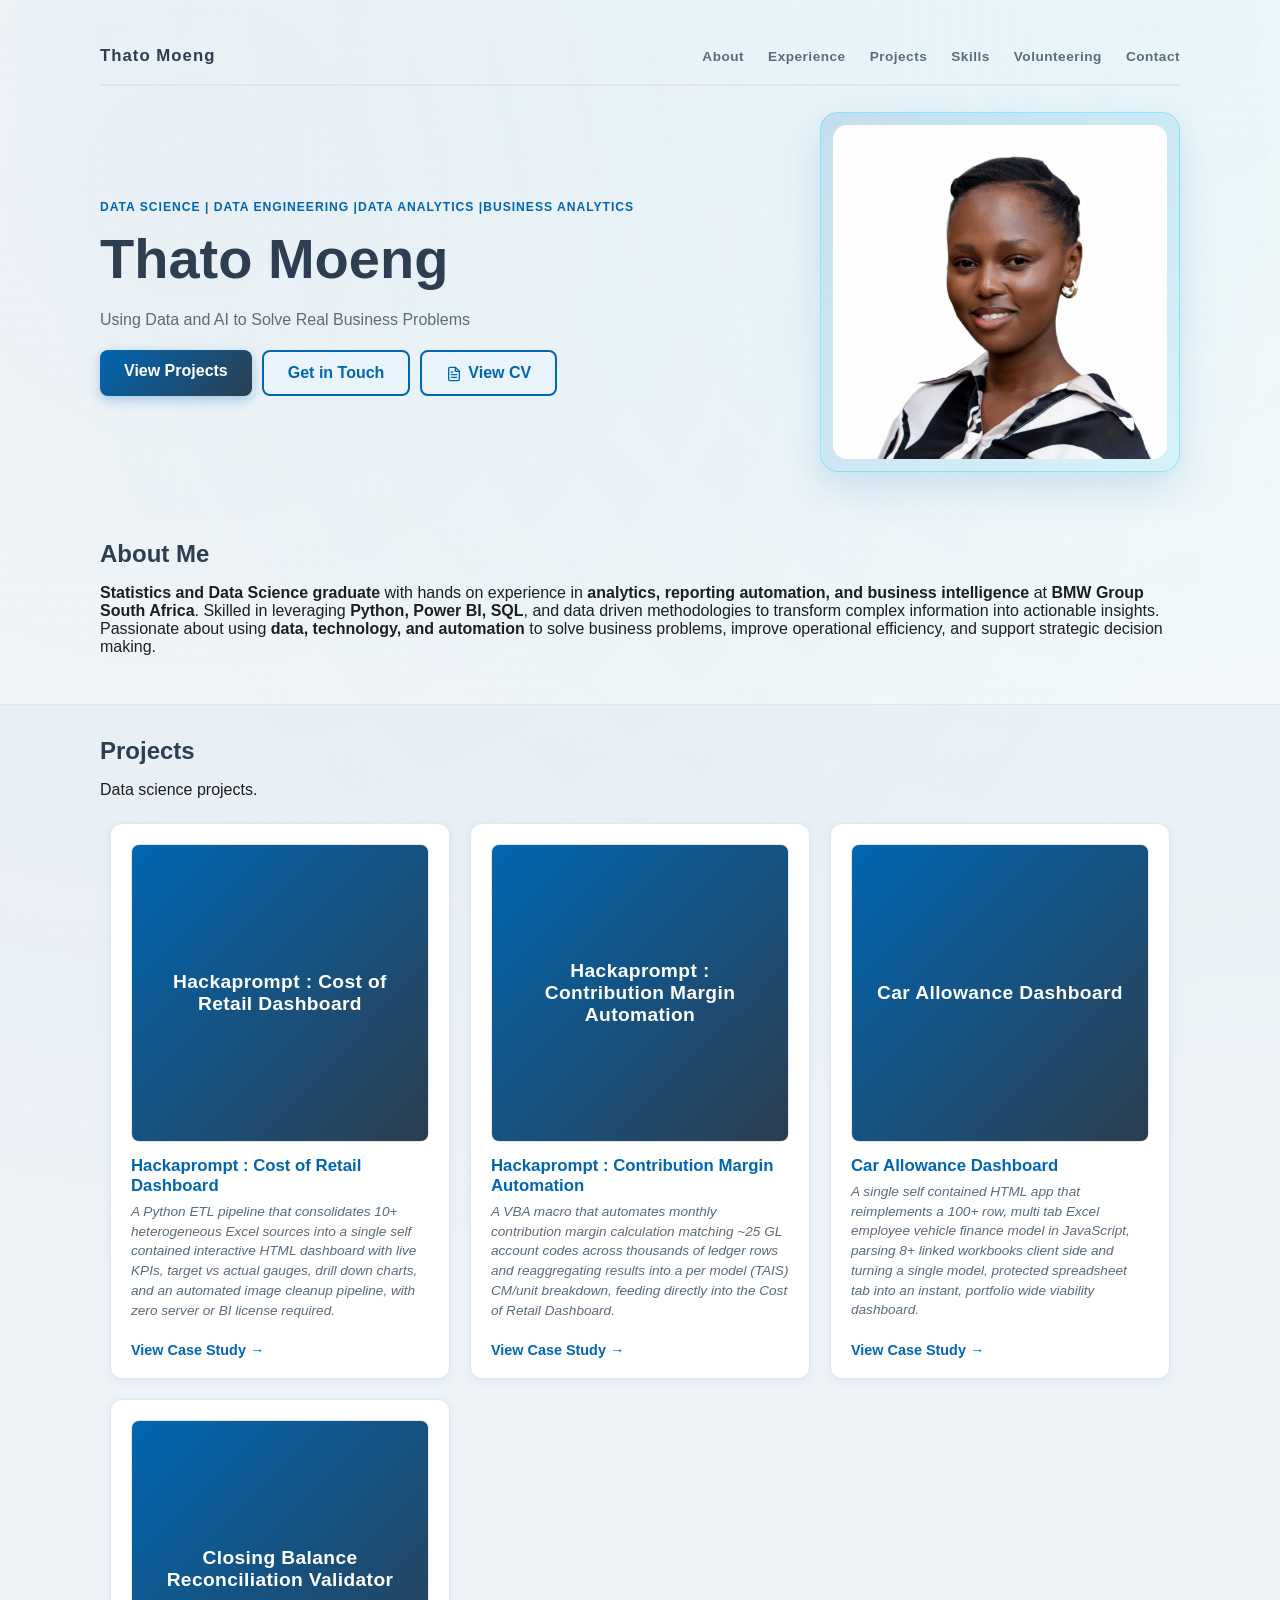
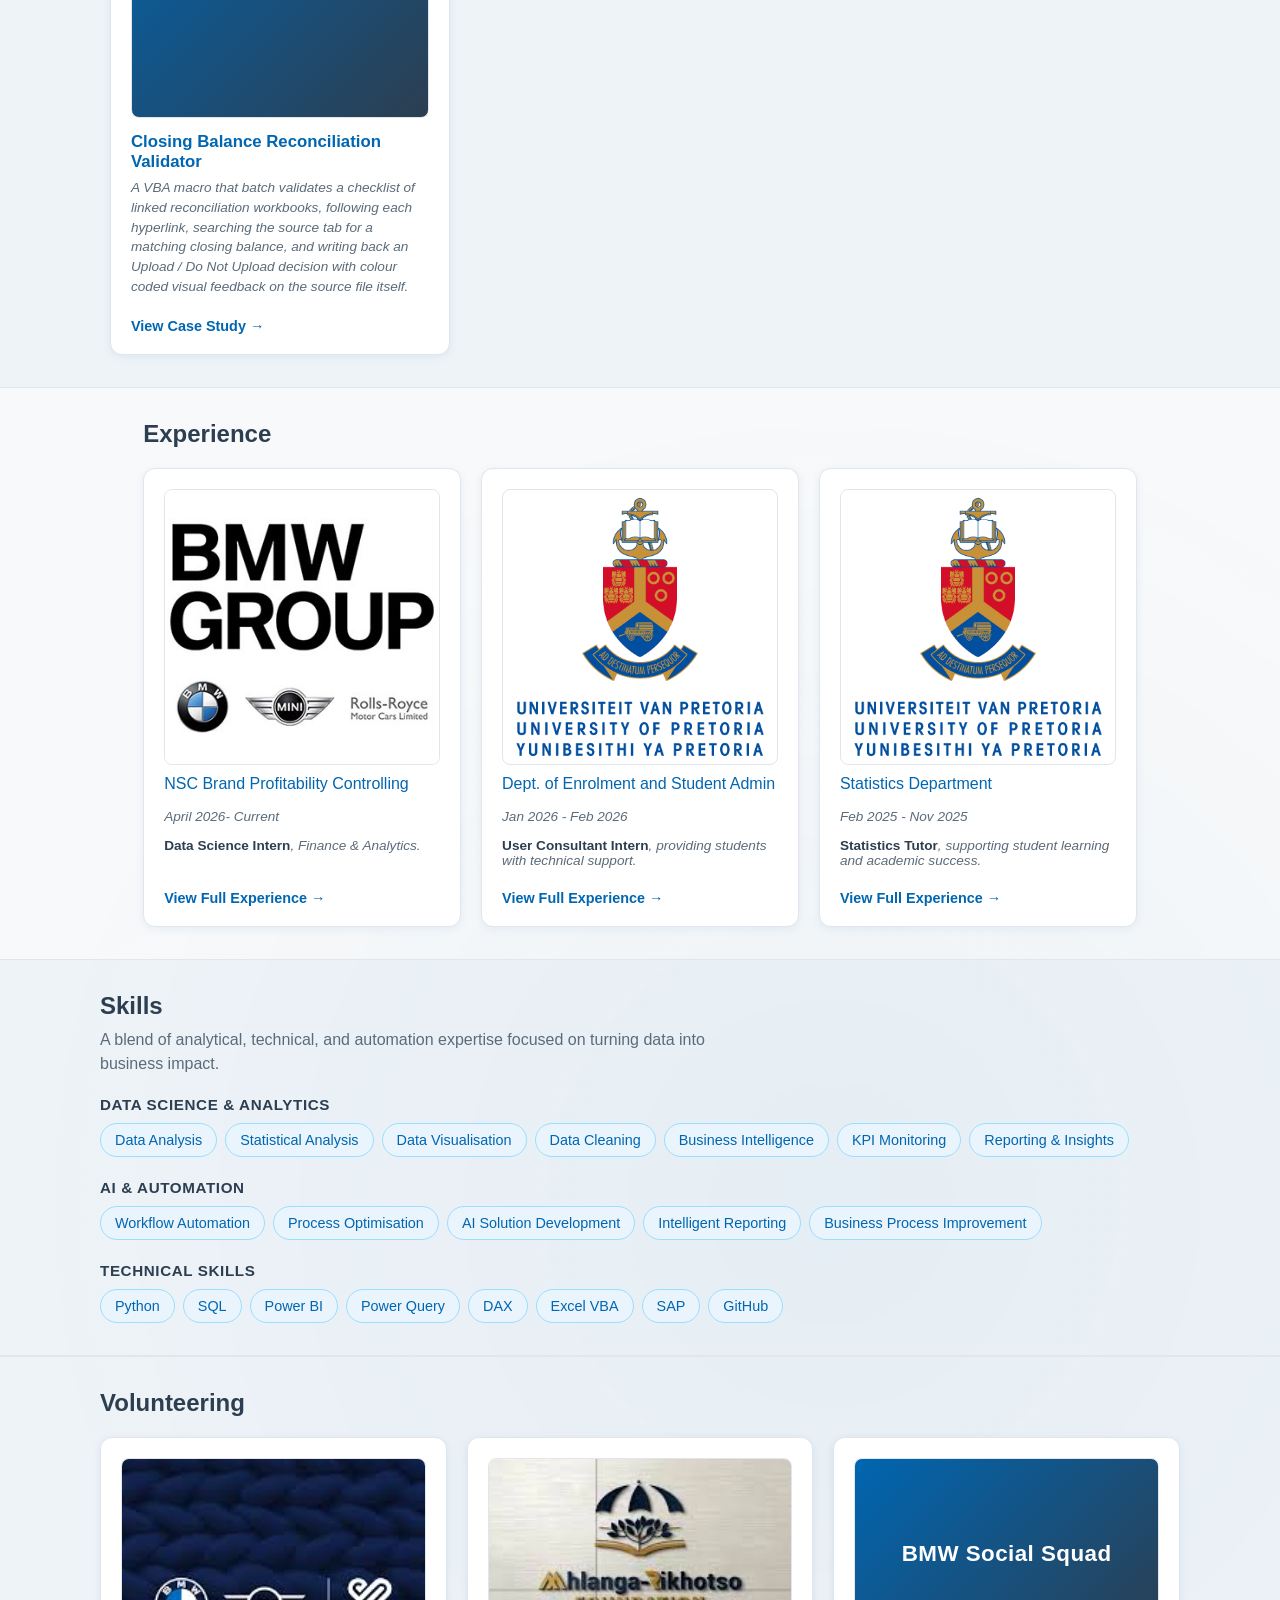
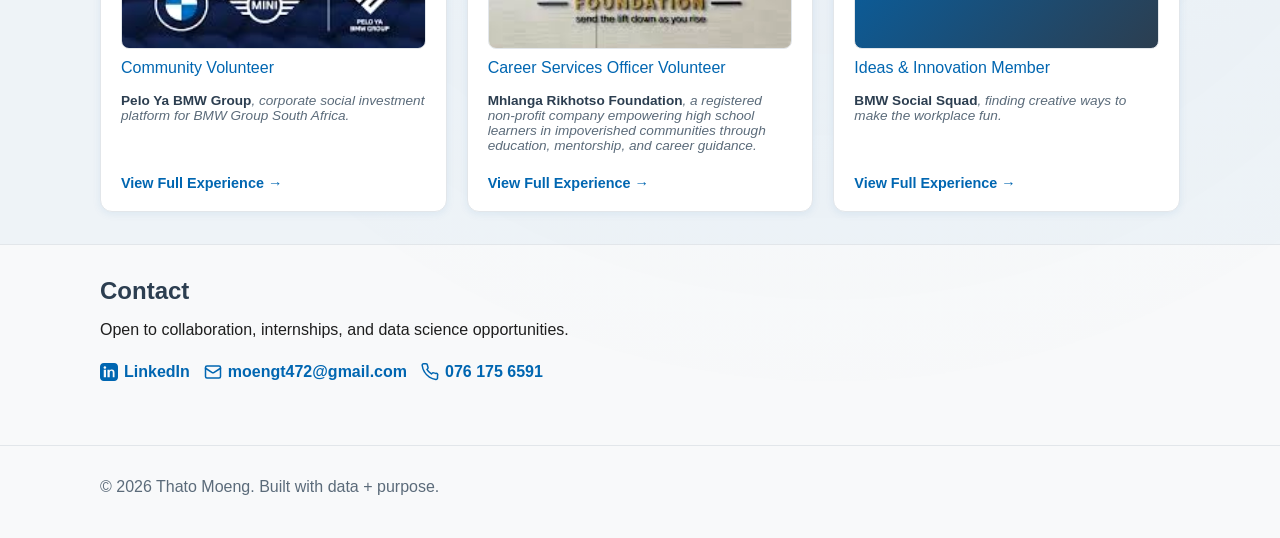
<file: index.html>
<!doctype html>
<html lang="en">
<head>
  <meta charset="UTF-8" />
  <meta name="viewport" content="width=device-width, initial-scale=1.0" />
  <title>Thato Moeng | Data Science Portfolio</title>
  <meta name="description" content="Portfolio website for Thato Moeng, BCom Statistics and Data Science graduate and Student Data Scientist at BMW Group NSC." />
  <link rel="stylesheet" href="./styles.css" />
</head>
<body>
  <header class="hero">
    <nav class="nav container">
      <div class="brand">Thato Moeng</div>
      <div class="nav-links">
        <a href="#about">About</a>
        <a href="#experience">Experience</a>
        <a href="#projects">Projects</a>
        <a href="#skills">Skills</a>
        <a href="#volunteering">Volunteering</a>
        <a href="#contact">Contact</a>
      </div>
    </nav>

    <div class="hero-content container">
      <div class="hero-text">
        <p class="eyebrow">Data Science | Data Engineering |Data Analytics |Business Analytics </p>
        <h1>Thato Moeng</h1>
        <p class="lead">
          Using Data and AI to Solve Real Business Problems
        </p>
        <div class="hero-actions">
          <a class="btn" href="#projects">View Projects</a>
          <a class="btn secondary" href="#contact">Get in Touch</a>
          <a class="btn secondary" href="CV_ThatoMoeng.docx" target="_blank" rel="noopener" aria-label="View CV">
            <svg xmlns="http://www.w3.org/2000/svg" width="16" height="16" viewBox="0 0 24 24" fill="none" stroke="currentColor" stroke-width="2" stroke-linecap="round" stroke-linejoin="round" style="vertical-align:middle;margin-right:6px;">
              <path d="M14 2H6a2 2 0 0 0-2 2v16a2 2 0 0 0 2 2h12a2 2 0 0 0 2-2V8z"/><polyline points="14 2 14 8 20 8"/><line x1="16" y1="13" x2="8" y2="13"/><line x1="16" y1="17" x2="8" y2="17"/><polyline points="10 9 9 9 8 9"/>
            </svg>View CV
          </a>
        </div>
      </div>
      <div class="hero-image-wrap">
        <img class="hero-image" src="thato-moeng.png" alt="Portrait of Thato Moeng" />
      </div>
    </div>
  </header>

  <main>
    <section id="about" class="section container">
      <h2>About Me</h2>
      <p>
        <strong>Statistics and Data Science graduate</strong> with hands on experience in
        <strong>analytics, reporting automation, and business intelligence</strong> at
        <strong>BMW Group South Africa</strong>. Skilled in leveraging
        <strong>Python, Power BI, SQL</strong>, and data driven methodologies to transform
        complex information into actionable insights. Passionate about using
        <strong>data, technology, and automation</strong> to solve business problems,
        improve operational efficiency, and support strategic decision making.
      </p>
    </section>

    <section id="projects" class="section section-alt">
      <div class="container">
      <div class="section-head">
        <h2>Projects</h2>
        <p>Data science projects.</p>
      </div>

      <div class="project-grid" id="projectGrid">
        <div class="project-card">
          <div class="project-cover project-cover-text">
            <span>Hackaprompt : Cost of Retail Dashboard</span>
          </div>
          <h3>Hackaprompt : Cost of Retail Dashboard</h3>
          <p>
            A Python ETL pipeline that consolidates 10+ heterogeneous Excel sources into a single
            self contained interactive HTML dashboard with live KPIs, target vs actual gauges, drill down
            charts, and an automated image cleanup pipeline, with zero server or BI license required.
          </p>
          <a class="project-link" href="./cordashboard.html">View Case Study →</a>
        </div>

        <div class="project-card">
          <div class="project-cover project-cover-text">
            <span>Hackaprompt : Contribution Margin Automation</span>
          </div>
          <h3>Hackaprompt : Contribution Margin Automation</h3>
          <p>
            A VBA macro that automates monthly contribution margin calculation matching ~25 GL account
            codes across thousands of ledger rows and reaggregating results into a per model (TAIS)
            CM/unit breakdown, feeding directly into the Cost of Retail Dashboard.
          </p>
          <a class="project-link" href="./contributionmargin.html">View Case Study →</a>
        </div>

        <div class="project-card">
          <div class="project-cover project-cover-text">
            <span>Car Allowance Dashboard</span>
          </div>
          <h3>Car Allowance Dashboard</h3>
          <p>
            A single self contained HTML app that reimplements a 100+ row, multi tab Excel employee
            vehicle finance model in JavaScript, parsing 8+ linked workbooks client side and turning a
            single model, protected spreadsheet tab into an instant, portfolio wide viability dashboard.
          </p>
          <a class="project-link" href="./carallowance.html">View Case Study →</a>
        </div>

        <div class="project-card">
          <div class="project-cover project-cover-text">
            <span>Closing Balance Reconciliation Validator</span>
          </div>
          <h3>Closing Balance Reconciliation Validator</h3>
          <p>
            A VBA macro that batch validates a checklist of linked reconciliation workbooks, following
            each hyperlink, searching the source tab for a matching closing balance, and writing back an
            Upload / Do Not Upload decision with colour coded visual feedback on the source file itself.
          </p>
          <a class="project-link" href="./balancevalidator.html">View Case Study →</a>
        </div>
      </div>
      </div>
    </section>

    <section id="experience" class="section container">
      <div class="container">
        <h2>Experience</h2>
        <div class="experience-grid">
          <article class="card experience-card-square">
            <div class="experience-cover">
              <img src="bmwgroup.jpg" alt="BMW Group" />
            </div>
            <p class="meta">NSC Brand Profitability Controlling</p>
            <p class="experience-caption">April 2026- Current</p>
            <p class="experience-caption"><strong class="highlight-navy">Data Science Intern</strong>, Finance &amp; Analytics.</p>
            <a class="project-link" href="./bmw_experience.html">View Full Experience →</a>
          </article>

          <article class="card experience-card-square">
            <div class="experience-cover">
              <img src="universityofpretoria.png" alt="User Consultant Intern" />
            </div>
            <p class="meta">Dept. of Enrolment and Student Admin</p>
            <p class="experience-caption">Jan 2026 - Feb 2026</p>
            <p class="experience-caption"><strong class="highlight-navy">User Consultant Intern</strong>, providing students with technical support.</p>
            <a class="project-link" href="./user_consultant_intern.html">View Full Experience →</a>
          </article>

          <article class="card experience-card-square">
            <div class="experience-cover">
              <img src="universityofpretoria.png" alt="Statistics Tutor" />
            </div>
            <p class="meta">Statistics Department</p>
            <p class="experience-caption">Feb 2025 - Nov 2025</p>
            <p class="experience-caption"><strong class="highlight-navy">Statistics Tutor</strong>, supporting student learning and academic success.</p>
            <a class="project-link" href="./statistics_tutor.html">View Full Experience →</a>
          </article>
        </div>
      </div>
    </section>

    <section id="skills" class="section section-alt">
      <div class="container">
        <h2>Skills</h2>
        <p class="section-intro">A blend of analytical, technical, and automation expertise focused on turning data into business impact.</p>

        <div class="skills-group">
          <h3>Data Science &amp; Analytics</h3>
          <div class="skills">
            <span>Data Analysis</span>
            <span>Statistical Analysis</span>
            <span>Data Visualisation</span>
            <span>Data Cleaning</span>
            <span>Business Intelligence</span>
            <span>KPI Monitoring</span>
            <span>Reporting &amp; Insights</span>
          </div>
        </div>

        <div class="skills-group">
          <h3>AI &amp; Automation</h3>
          <div class="skills">
            <span>Workflow Automation</span>
            <span>Process Optimisation</span>
            <span>AI Solution Development</span>
            <span>Intelligent Reporting</span>
            <span>Business Process Improvement</span>
          </div>
        </div>

        <div class="skills-group">
          <h3>Technical Skills</h3>
          <div class="skills">
            <span>Python</span>
            <span>SQL</span>
            <span>Power BI</span>
            <span>Power Query</span>
            <span>DAX</span>
            <span>Excel VBA</span>
            <span>SAP</span>
            <span>GitHub</span>
          </div>
        </div>
      </div>
    </section>

    <section id="volunteering" class="section section-alt">
      <div class="container">
        <h2>Volunteering</h2>
        <div class="experience-grid">
          <article class="card experience-card-square">
            <div class="experience-cover experience-cover-wide">
              <img src="bmwpelo.jpg" alt="Pelo Ya BMW Group" />
            </div>
            <p class="meta">Community Volunteer</p>
            <p class="experience-caption"><strong class="highlight-navy">Pelo Ya BMW Group</strong>, corporate social investment platform for BMW Group South Africa.</p>
            <a class="project-link" href="./peloyabmw.html">View Full Experience →</a>
          </article>

          <article class="card experience-card-square">
            <div class="experience-cover experience-cover-wide">
              <img src="mrf.jpg" alt="Mhlanga Rikhotso Foundation" />
            </div>
            <p class="meta">Career Services Officer Volunteer</p>
            <p class="experience-caption"><strong class="highlight-navy">Mhlanga Rikhotso Foundation</strong>, a registered non-profit company empowering high school learners in impoverished communities through education, mentorship, and career guidance.</p>
            <a class="project-link" href="./mrf.html">View Full Experience →</a>
          </article>

          <article class="card experience-card-square">
            <div class="experience-cover experience-cover-wide experience-cover-text">
              <span>BMW Social Squad</span>
            </div>
            <p class="meta">Ideas &amp; Innovation Member</p>
            <p class="experience-caption"><strong class="highlight-navy">BMW Social Squad</strong>, finding creative ways to make the workplace fun.</p>
            <a class="project-link" href="./social_squad.html">View Full Experience →</a>
          </article>
        </div>
      </div>
    </section>

    <section id="contact" class="section container">
      <h2>Contact</h2>
      <p>
        Open to collaboration, internships, and data science opportunities.
      </p>
      <div class="contact-links">
        <a href="https://linkedin.com/in/thato-moeng-a9216a256" target="_blank" rel="noopener" aria-label="LinkedIn">
          <svg xmlns="http://www.w3.org/2000/svg" width="18" height="18" viewBox="0 0 24 24" fill="currentColor" style="vertical-align:middle;margin-right:6px;">
            <path d="M19 0h-14c-2.761 0-5 2.239-5 5v14c0 2.761 2.239 5 5 5h14c2.762 0 5-2.239 5-5v-14c0-2.761-2.238-5-5-5zm-11 19h-3v-10h3v10zm-1.5-11.268c-.966 0-1.75-.784-1.75-1.75s.784-1.75 1.75-1.75 1.75.784 1.75 1.75-.784 1.75-1.75 1.75zm13.5 11.268h-3v-5.604c0-1.337-.027-3.063-1.867-3.063-1.868 0-2.154 1.459-2.154 2.967v5.7h-3v-10h2.881v1.367h.041c.401-.761 1.381-1.563 2.844-1.563 3.042 0 3.604 2.002 3.604 4.604v5.592z"/>
          </svg>LinkedIn
        </a>
        <a href="mailto:moengt472@gmail.com" aria-label="Email">
          <svg xmlns="http://www.w3.org/2000/svg" width="18" height="18" viewBox="0 0 24 24" fill="none" stroke="currentColor" stroke-width="2" stroke-linecap="round" stroke-linejoin="round" style="vertical-align:middle;margin-right:6px;">
            <rect x="2" y="4" width="20" height="16" rx="2"/><path d="m22 7-8.97 5.7a1.94 1.94 0 0 1-2.06 0L2 7"/>
          </svg>moengt472@gmail.com
        </a>
        <a href="tel:+27761756591" aria-label="Phone">
          <svg xmlns="http://www.w3.org/2000/svg" width="18" height="18" viewBox="0 0 24 24" fill="none" stroke="currentColor" stroke-width="2" stroke-linecap="round" stroke-linejoin="round" style="vertical-align:middle;margin-right:6px;">
            <path d="M22 16.92v3a2 2 0 0 1-2.18 2 19.79 19.79 0 0 1-8.63-3.07A19.5 19.5 0 0 1 4.69 12 19.79 19.79 0 0 1 1.61 3.38 2 2 0 0 1 3.58 1h3a2 2 0 0 1 2 1.72c.127.96.361 1.903.7 2.81a2 2 0 0 1-.45 2.11L7.91 8.56a16 16 0 0 0 6 6l.92-.92a2 2 0 0 1 2.11-.45c.907.339 1.85.573 2.81.7A2 2 0 0 1 22 16.92z"/>
          </svg>076 175 6591
        </a>
      </div>
    </section>
  </main>

  <footer class="footer">
    <div class="container">
      <p>© <span id="year"></span> Thato Moeng. Built with data + purpose.</p>
    </div>
  </footer>

  <script src="./script.js"></script>
</body>
</html>
</file>
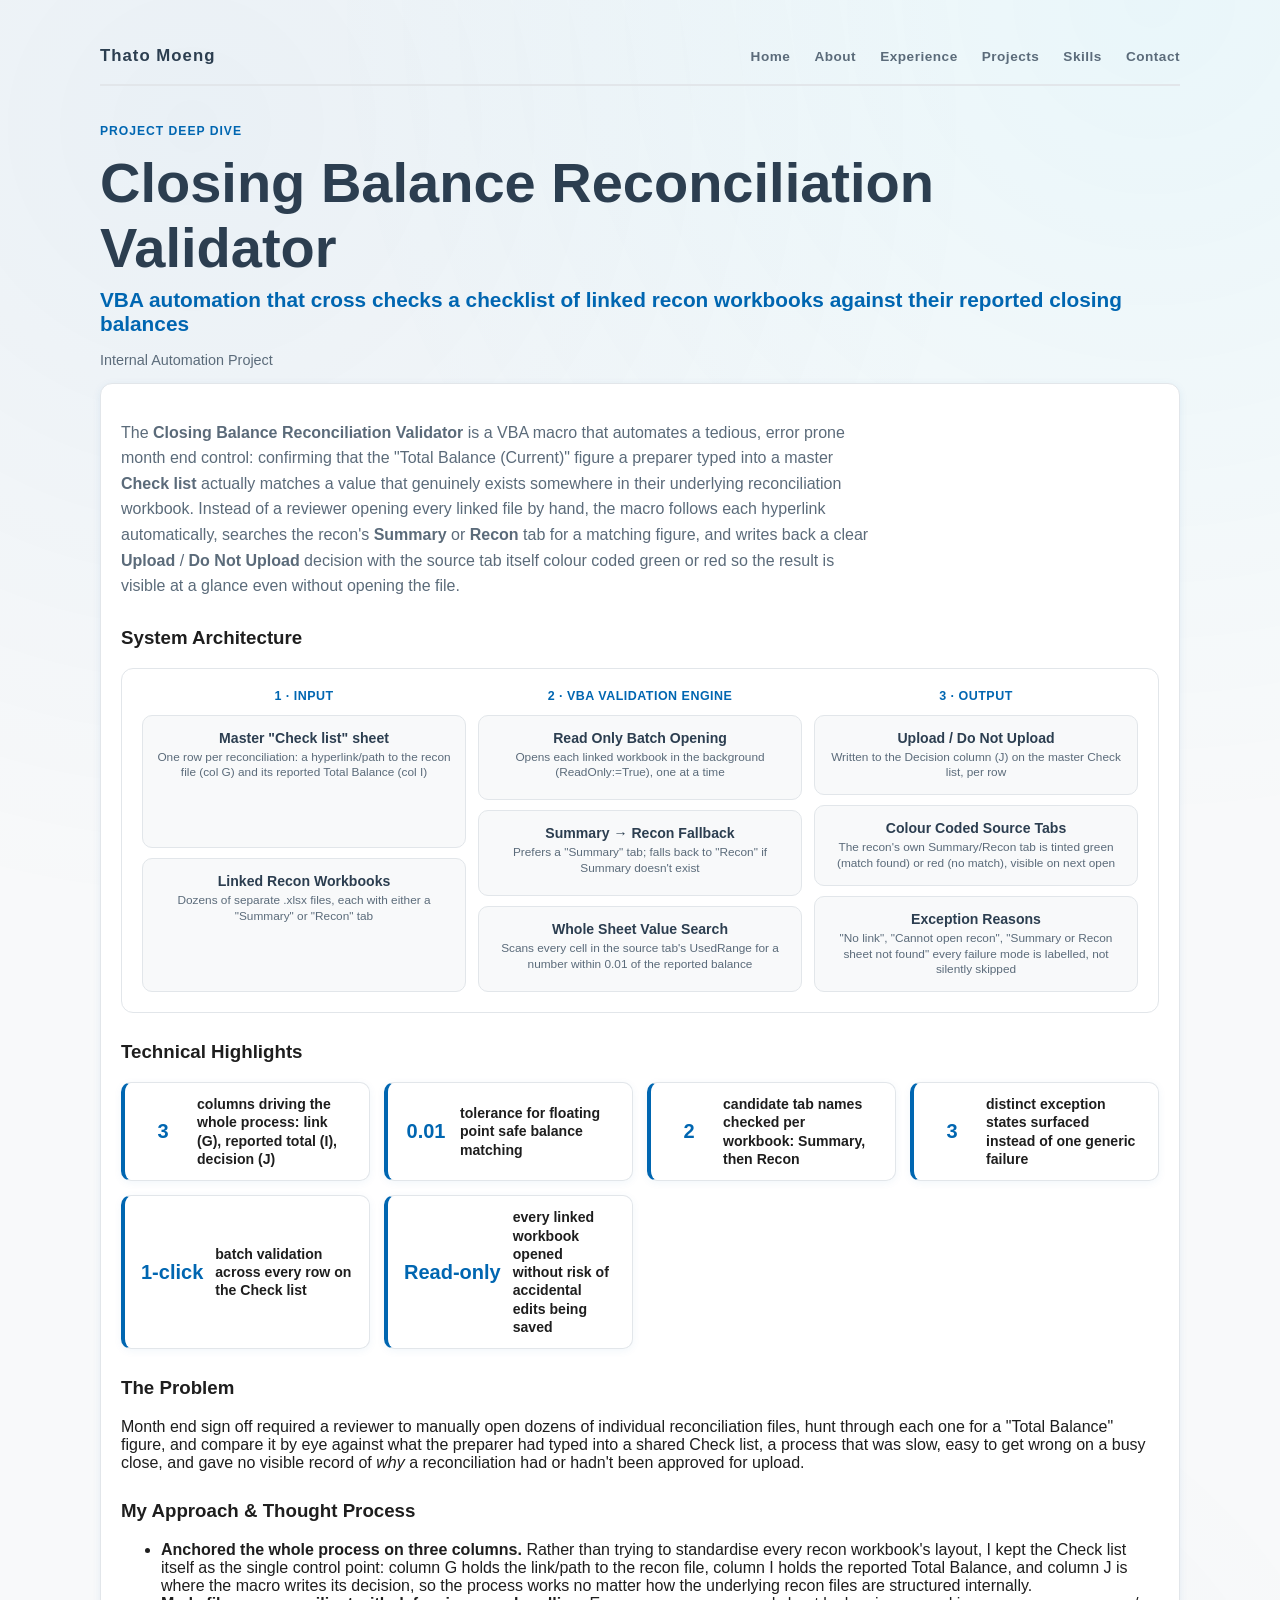
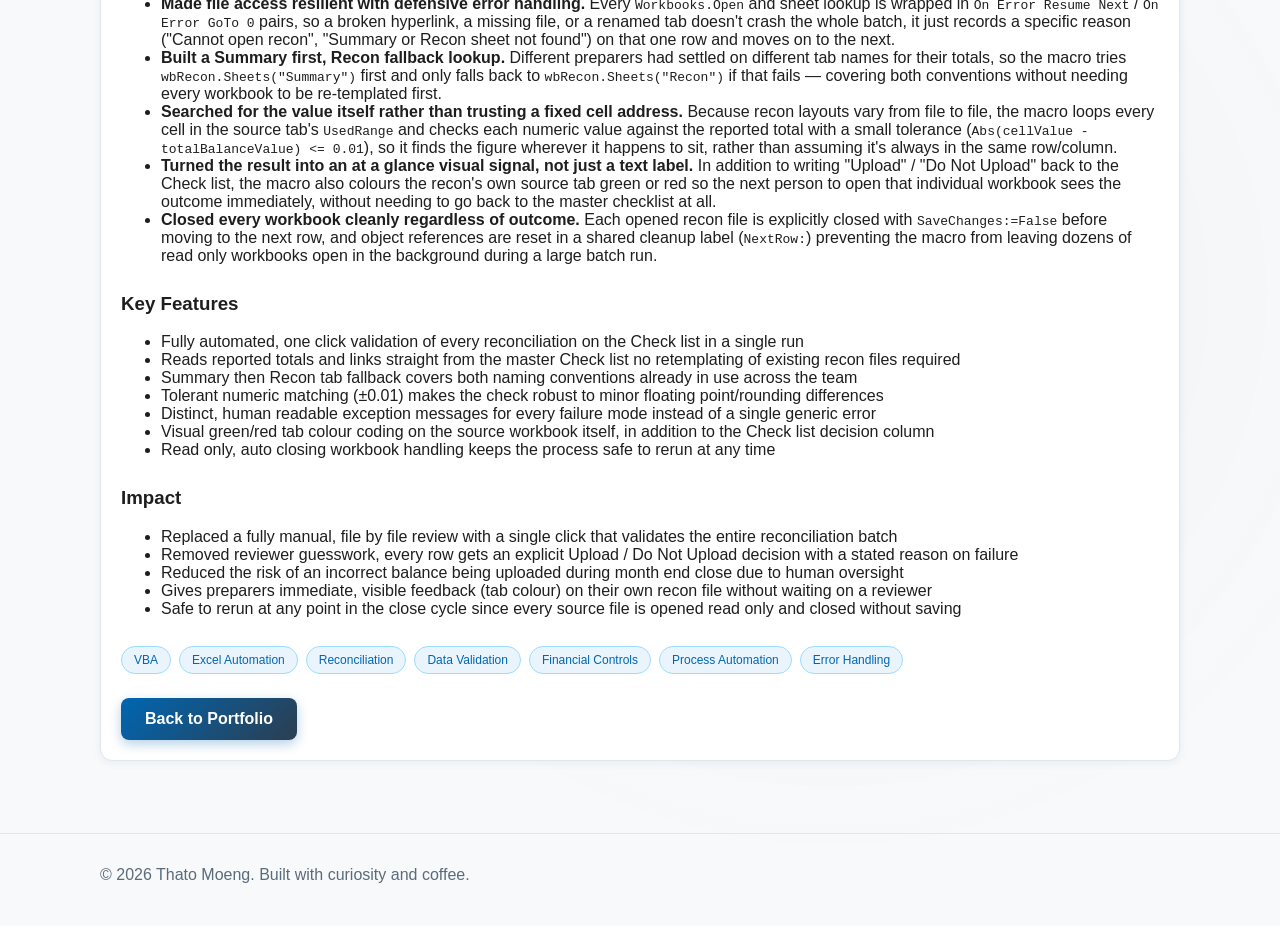
<file: balancevalidator.html>
<!doctype html>
<html lang="en">
<head>
  <meta charset="UTF-8" />
  <meta name="viewport" content="width=device-width, initial-scale=1.0" />
  <title>Closing Balance Reconciliation Validator | Thato Moeng</title>
  <meta name="description" content="Case study: a VBA macro that automatically validates closing balances across a checklist of linked reconciliation workbooks, built by Thato Moeng." />
  <link rel="stylesheet" href="./styles.css" />
</head>
<body>
  <header class="hero" style="padding-bottom: 0;">
    <nav class="nav container">
      <div class="brand">Thato Moeng</div>
      <div class="nav-links">
        <a href="./index.html">Home</a>
        <a href="./index.html#about">About</a>
        <a href="./index.html#experience">Experience</a>
        <a href="./index.html#projects">Projects</a>
        <a href="./index.html#skills">Skills</a>
        <a href="./index.html#contact">Contact</a>
      </div>
    </nav>

    <div class="hero-content container" style="grid-template-columns: 1fr;">
      <div class="hero-text">
        <p class="eyebrow">Project Deep Dive</p>
        <h1>Closing Balance Reconciliation Validator</h1>
        <p class="hero-subtitle">VBA automation that cross checks a checklist of linked recon workbooks against their reported closing balances</p>
        <p class="meta-item">Internal Automation Project</p>
      </div>
    </div>
  </header>

  <main>
    <section class="section container" style="padding-top: 0;">
      <div class="experience-card">
        <p class="lead" style="margin-bottom: 14px;">
          The <strong>Closing Balance Reconciliation Validator</strong> is a VBA macro that automates a
          tedious, error prone month end control: confirming that the "Total Balance (Current)" figure a
          preparer typed into a master <strong>Check list</strong> actually matches a value that genuinely
          exists somewhere in their underlying reconciliation workbook. Instead of a reviewer opening every
          linked file by hand, the macro follows each hyperlink automatically, searches the recon's
          <strong>Summary</strong> or <strong>Recon</strong> tab for a matching figure, and writes back a clear
          <strong>Upload</strong> / <strong>Do Not Upload</strong> decision with the source tab itself
          colour coded green or red so the result is visible at a glance even without opening the file.
        </p>

        <h3 style="margin-top: 28px;">System Architecture</h3>
        <div class="flow-diagram flow-diagram-columns">
          <div class="flow-col">
            <div class="flow-col-title">1 · Input</div>
            <div class="flow-step">
              <div class="flow-label">Master "Check list" sheet</div>
              <div class="flow-sub">One row per reconciliation: a hyperlink/path to the recon file (col G) and its reported Total Balance (col I)</div>
            </div>
            <div class="flow-step">
              <div class="flow-label">Linked Recon Workbooks</div>
              <div class="flow-sub">Dozens of separate .xlsx files, each with either a "Summary" or "Recon" tab</div>
            </div>
          </div>
          <div class="flow-col">
            <div class="flow-col-title">2 · VBA Validation Engine</div>
            <div class="flow-step">
              <div class="flow-label">Read Only Batch Opening</div>
              <div class="flow-sub">Opens each linked workbook in the background (ReadOnly:=True), one at a time</div>
            </div>
            <div class="flow-step">
              <div class="flow-label">Summary → Recon Fallback</div>
              <div class="flow-sub">Prefers a "Summary" tab; falls back to "Recon" if Summary doesn't exist</div>
            </div>
            <div class="flow-step">
              <div class="flow-label">Whole Sheet Value Search</div>
              <div class="flow-sub">Scans every cell in the source tab's UsedRange for a number within 0.01 of the reported balance</div>
            </div>
          </div>
          <div class="flow-col">
            <div class="flow-col-title">3 · Output</div>
            <div class="flow-step">
              <div class="flow-label">Upload / Do Not Upload</div>
              <div class="flow-sub">Written to the Decision column (J) on the master Check list, per row</div>
            </div>
            <div class="flow-step">
              <div class="flow-label">Colour Coded Source Tabs</div>
              <div class="flow-sub">The recon's own Summary/Recon tab is tinted green (match found) or red (no match), visible on next open</div>
            </div>
            <div class="flow-step">
              <div class="flow-label">Exception Reasons</div>
              <div class="flow-sub">"No link", "Cannot open recon", "Summary or Recon sheet not found" every failure mode is labelled, not silently skipped</div>
            </div>
          </div>
        </div>

        <h3 style="margin-top: 28px;">Technical Highlights</h3>
        <div class="tech-highlights">
          <div class="tech-chip">
            <div class="tech-chip-num">3</div>
            <div class="tech-chip-label">columns driving the whole process: link (G), reported total (I), decision (J)</div>
          </div>
          <div class="tech-chip">
            <div class="tech-chip-num">0.01</div>
            <div class="tech-chip-label">tolerance for floating point safe balance matching</div>
          </div>
          <div class="tech-chip">
            <div class="tech-chip-num">2</div>
            <div class="tech-chip-label">candidate tab names checked per workbook: Summary, then Recon</div>
          </div>
          <div class="tech-chip">
            <div class="tech-chip-num">3</div>
            <div class="tech-chip-label">distinct exception states surfaced instead of one generic failure</div>
          </div>
          <div class="tech-chip">
            <div class="tech-chip-num">1-click</div>
            <div class="tech-chip-label">batch validation across every row on the Check list</div>
          </div>
          <div class="tech-chip">
            <div class="tech-chip-num">Read-only</div>
            <div class="tech-chip-label">every linked workbook opened without risk of accidental edits being saved</div>
          </div>
        </div>

        <h3 style="margin-top: 28px;">The Problem</h3>
        <p>
          Month end sign off required a reviewer to manually open dozens of individual reconciliation files,
          hunt through each one for a "Total Balance" figure, and compare it by eye against what the preparer
          had typed into a shared Check list, a process that was slow, easy to get wrong on a busy close,
          and gave no visible record of <em>why</em> a reconciliation had or hadn't been approved for upload.
        </p>

        <h3 style="margin-top: 28px;">My Approach &amp; Thought Process</h3>
        <ul>
          <li>
            <strong>Anchored the whole process on three columns.</strong> Rather than trying to standardise
            every recon workbook's layout, I kept the Check list itself as the single control point: column
            G holds the link/path to the recon file, column I holds the reported Total Balance, and column J
            is where the macro writes its decision, so the process works no matter how the underlying
            recon files are structured internally.
          </li>
          <li>
            <strong>Made file access resilient with defensive error handling.</strong> Every
            <code>Workbooks.Open</code> and sheet lookup is wrapped in <code>On Error Resume Next</code> /
            <code>On Error GoTo 0</code> pairs, so a broken hyperlink, a missing file, or a renamed tab
            doesn't crash the whole batch, it just records a specific reason ("Cannot open recon", "Summary
            or Recon sheet not found") on that one row and moves on to the next.
          </li>
          <li>
            <strong>Built a Summary first, Recon fallback lookup.</strong> Different preparers had settled on
            different tab names for their totals, so the macro tries <code>wbRecon.Sheets("Summary")</code>
            first and only falls back to <code>wbRecon.Sheets("Recon")</code> if that fails — covering both
            conventions without needing every workbook to be re-templated first.
          </li>
          <li>
            <strong>Searched for the value itself rather than trusting a fixed cell address.</strong> Because
            recon layouts vary from file to file, the macro loops every cell in the source tab's
            <code>UsedRange</code> and checks each numeric value against the reported total with a small
            tolerance (<code>Abs(cellValue - totalBalanceValue) &lt;= 0.01</code>), so it finds the figure
            wherever it happens to sit, rather than assuming it's always in the same row/column.
          </li>
          <li>
            <strong>Turned the result into an at a glance visual signal, not just a text label.</strong> In
            addition to writing "Upload" / "Do Not Upload" back to the Check list, the macro also colours the
            recon's own source tab green or red so the next person to open that individual workbook sees
            the outcome immediately, without needing to go back to the master checklist at all.
          </li>
          <li>
            <strong>Closed every workbook cleanly regardless of outcome.</strong> Each opened recon file is
            explicitly closed with <code>SaveChanges:=False</code> before moving to the next row, and object
            references are reset in a shared cleanup label (<code>NextRow:</code>) preventing the macro
            from leaving dozens of read only workbooks open in the background during a large batch run.
          </li>
        </ul>

        <h3 style="margin-top: 28px;">Key Features</h3>
        <ul>
          <li>Fully automated, one click validation of every reconciliation on the Check list in a single run</li>
          <li>Reads reported totals and links straight from the master Check list no retemplating of existing recon files required</li>
          <li>Summary then Recon tab fallback covers both naming conventions already in use across the team</li>
          <li>Tolerant numeric matching (±0.01) makes the check robust to minor floating point/rounding differences</li>
          <li>Distinct, human readable exception messages for every failure mode instead of a single generic error</li>
          <li>Visual green/red tab colour coding on the source workbook itself, in addition to the Check list decision column</li>
          <li>Read only, auto closing workbook handling keeps the process safe to rerun at any time</li>
        </ul>

        <h3 style="margin-top: 28px;">Impact</h3>
        <ul>
          <li>Replaced a fully manual, file by file review with a single click that validates the entire reconciliation batch</li>
          <li>Removed reviewer guesswork, every row gets an explicit Upload / Do Not Upload decision with a stated reason on failure</li>
          <li>Reduced the risk of an incorrect balance being uploaded during month end close due to human oversight</li>
          <li>Gives preparers immediate, visible feedback (tab colour) on their own recon file without waiting on a reviewer</li>
          <li>Safe to rerun at any point in the close cycle since every source file is opened read only and closed without saving</li>
        </ul>

        <div class="tags" style="margin-top: 24px;">
          <span class="tag">VBA</span>
          <span class="tag">Excel Automation</span>
          <span class="tag">Reconciliation</span>
          <span class="tag">Data Validation</span>
          <span class="tag">Financial Controls</span>
          <span class="tag">Process Automation</span>
          <span class="tag">Error Handling</span>
        </div>

        <div class="hero-actions" style="margin-top: 24px;">
          <a class="btn" href="./index.html#projects">Back to Portfolio</a>
        </div>
      </div>
    </section>
  </main>

  <footer class="footer">
    <div class="container footer-inner">
      <p>&copy; 2026 Thato Moeng. Built with curiosity and coffee.</p>
    </div>
  </footer>
</body>
</html>
</file>
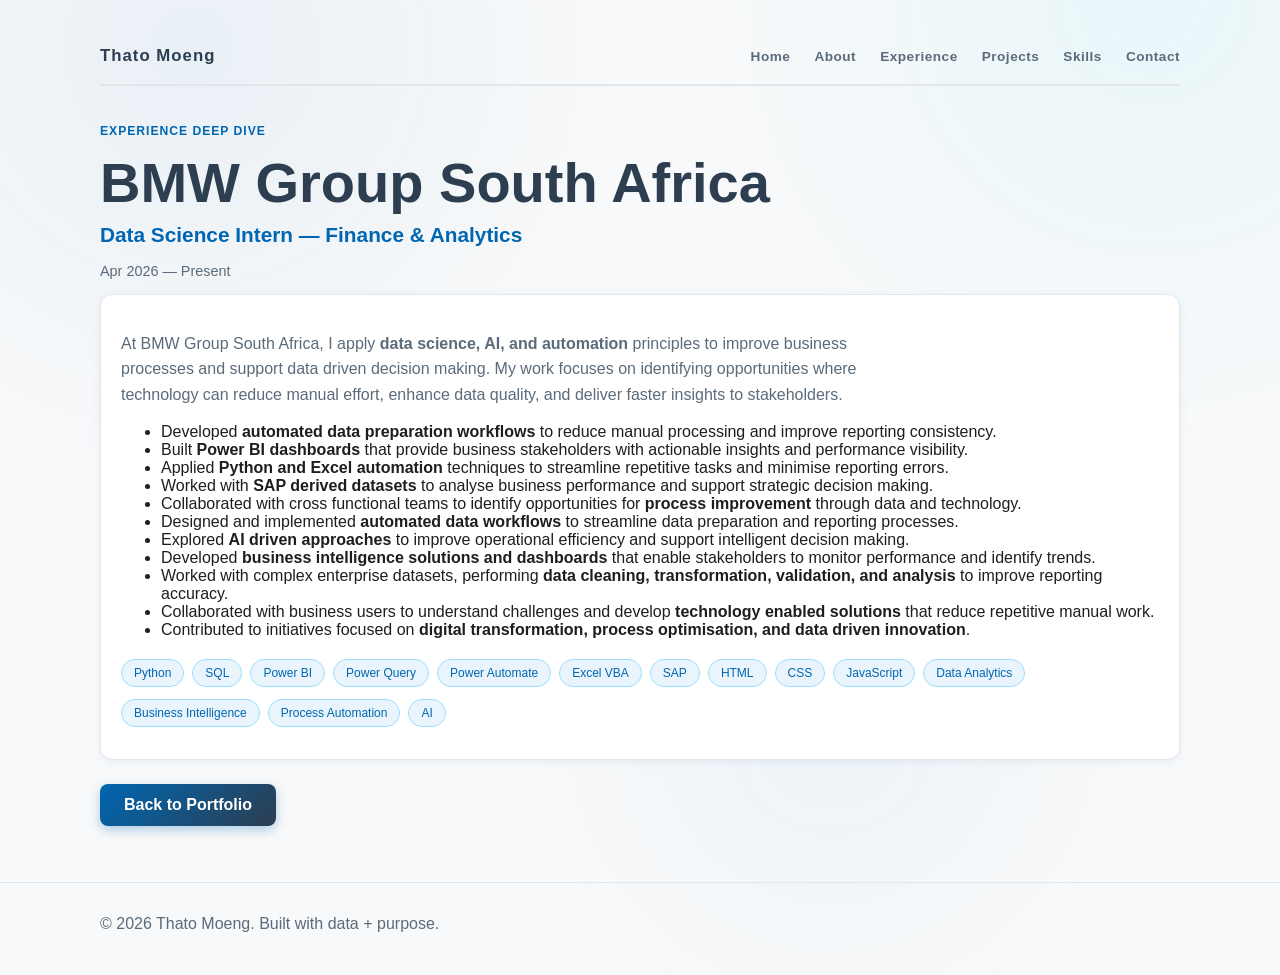
<file: bmw_experience.html>
<!doctype html>
<html lang="en">
<head>
  <meta charset="UTF-8" />
  <meta name="viewport" content="width=device-width, initial-scale=1.0" />
  <title>BMW Group Experience | Thato Moeng</title>
  <meta name="description" content="Detailed overview of Thato Moeng's Data Science Intern experience at BMW Group South Africa, covering analytics, automation, and business intelligence contributions." />
  <link rel="stylesheet" href="./styles.css" />
</head>
<body>
  <header class="hero" style="padding-bottom: 0;">
    <nav class="nav container">
      <div class="brand">Thato Moeng</div>
      <div class="nav-links">
        <a href="./index.html">Home</a>
        <a href="./index.html#about">About</a>
        <a href="./index.html#experience">Experience</a>
        <a href="./index.html#projects">Projects</a>
        <a href="./index.html#skills">Skills</a>
        <a href="./index.html#contact">Contact</a>
      </div>
    </nav>

    <div class="hero-content container" style="grid-template-columns: 1fr;">
      <div class="hero-text">
        <p class="eyebrow">Experience Deep Dive</p>
        <h1>BMW Group South Africa</h1>
        <p class="hero-subtitle">Data Science Intern — Finance &amp; Analytics</p>
        <p class="meta-item">Apr 2026 — Present</p>
      </div>
    </div>
  </header>

  <main>
    <section class="section container" style="padding-top: 0;">
      <div class="experience-card">
        <p class="lead" style="margin-bottom: 14px;">
          At BMW Group South Africa, I apply <strong>data science, AI, and automation</strong> principles
          to improve business processes and support data driven decision making. My work focuses on
          identifying opportunities where technology can reduce manual effort, enhance data quality,
          and deliver faster insights to stakeholders.
        </p>
        <ul>
          <li>Developed <strong>automated data preparation workflows</strong> to reduce manual processing and improve reporting consistency.</li>
          <li>Built <strong>Power BI dashboards</strong> that provide business stakeholders with actionable insights and performance visibility.</li>
          <li>Applied <strong>Python and Excel automation</strong> techniques to streamline repetitive tasks and minimise reporting errors.</li>
          <li>Worked with <strong>SAP derived datasets</strong> to analyse business performance and support strategic decision making.</li>
          <li>Collaborated with cross functional teams to identify opportunities for <strong>process improvement</strong> through data and technology.</li>
          <li>Designed and implemented <strong>automated data workflows</strong> to streamline data preparation and reporting processes.</li>
          <li>Explored <strong>AI driven approaches</strong> to improve operational efficiency and support intelligent decision making.</li>
          <li>Developed <strong>business intelligence solutions and dashboards</strong> that enable stakeholders to monitor performance and identify trends.</li>
          <li>Worked with complex enterprise datasets, performing <strong>data cleaning, transformation, validation, and analysis</strong> to improve reporting accuracy.</li>
          <li>Collaborated with business users to understand challenges and develop <strong>technology enabled solutions</strong> that reduce repetitive manual work.</li>
          <li>Contributed to initiatives focused on <strong>digital transformation, process optimisation, and data driven innovation</strong>.</li>
        </ul>
        <div class="tags">
          <span class="tag">Python</span>
          <span class="tag">SQL</span>
          <span class="tag">Power BI</span>
          <span class="tag">Power Query</span>
          <span class="tag">Power Automate</span>
          <span class="tag">Excel VBA</span>
          <span class="tag">SAP</span>
          <span class="tag">HTML</span>
          <span class="tag">CSS</span>
          <span class="tag">JavaScript</span>
          <span class="tag">Data Analytics</span>
          <span class="tag">Business Intelligence</span>
          <span class="tag">Process Automation</span>
          <span class="tag">AI</span>
        </div>
      </div>

      <div class="hero-actions" style="margin-top: 24px;">
        <a class="btn" href="./index.html#experience">Back to Portfolio</a>
      </div>
    </section>
  </main>

  <footer class="footer">
    <div class="container">
      <p>© <span id="year"></span> Thato Moeng. Built with data + purpose.</p>
    </div>
  </footer>

  <script src="./script.js"></script>
</body>
</html>
</file>
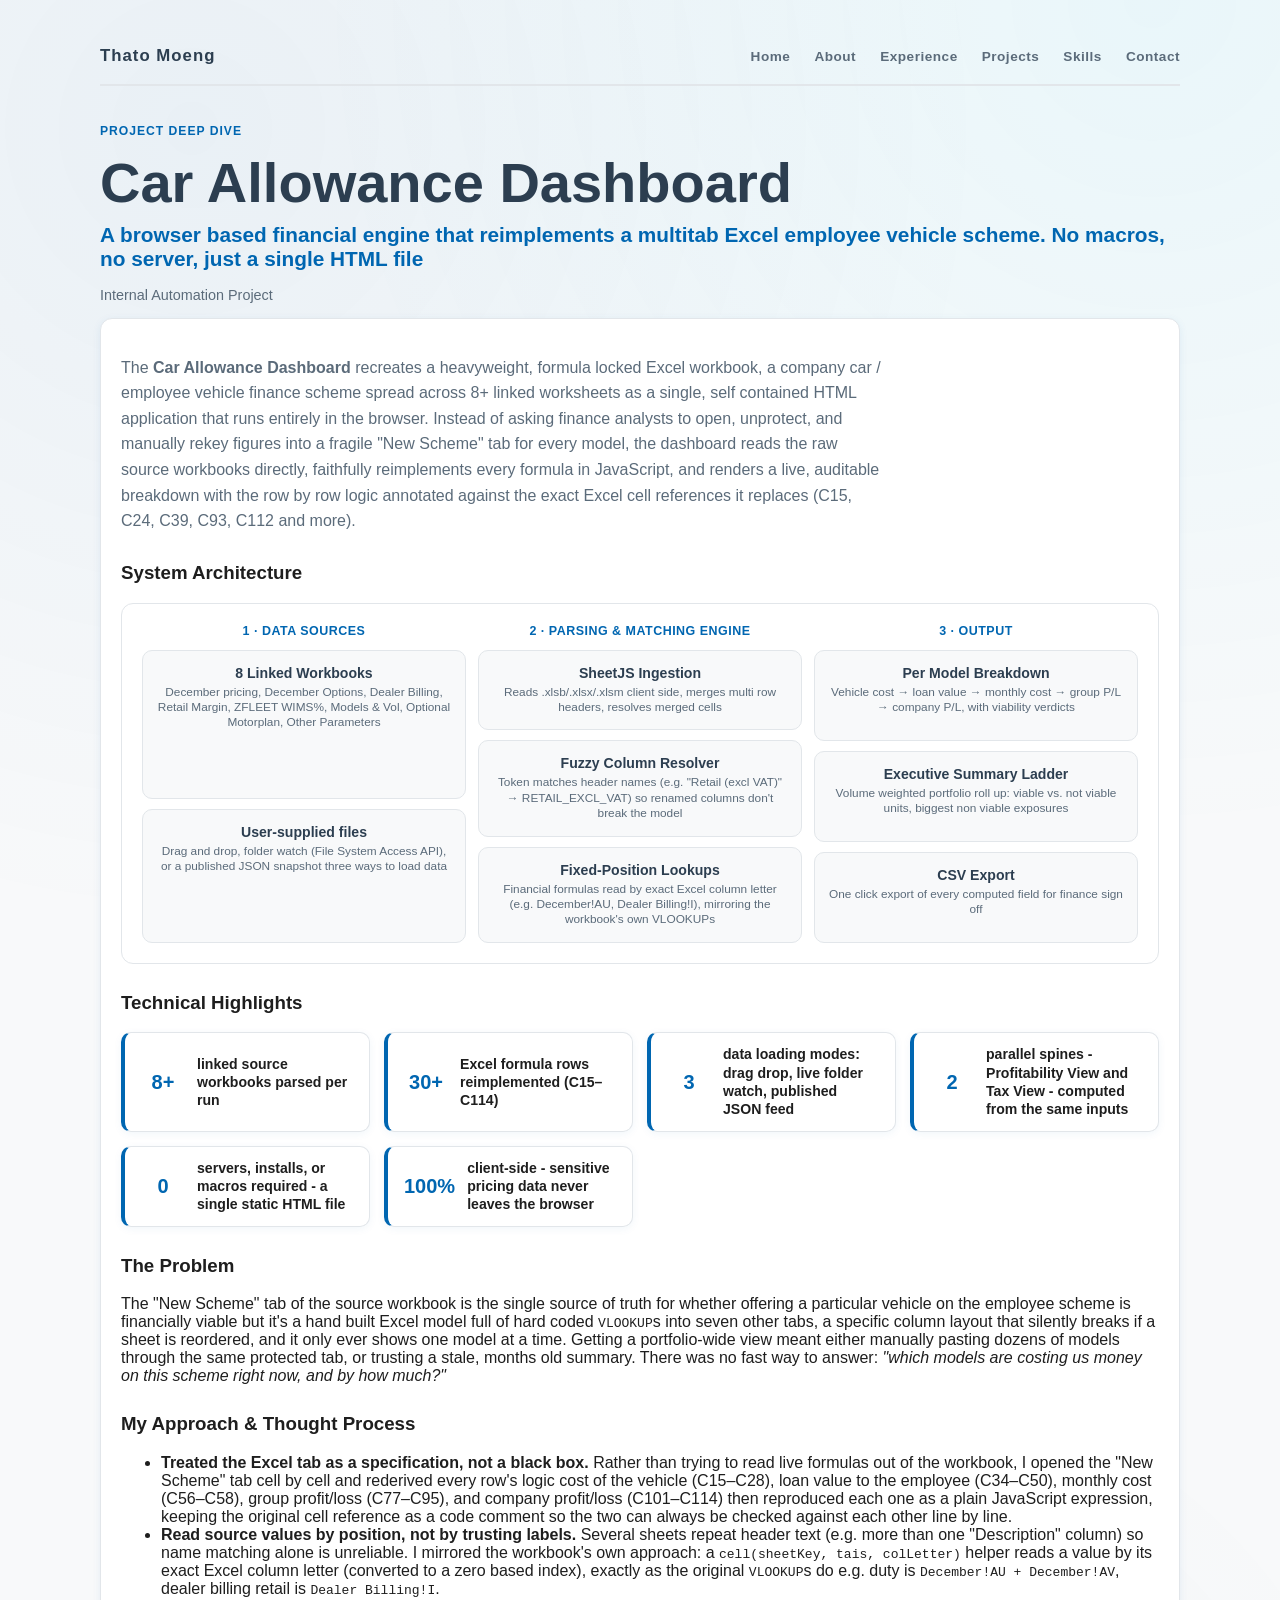
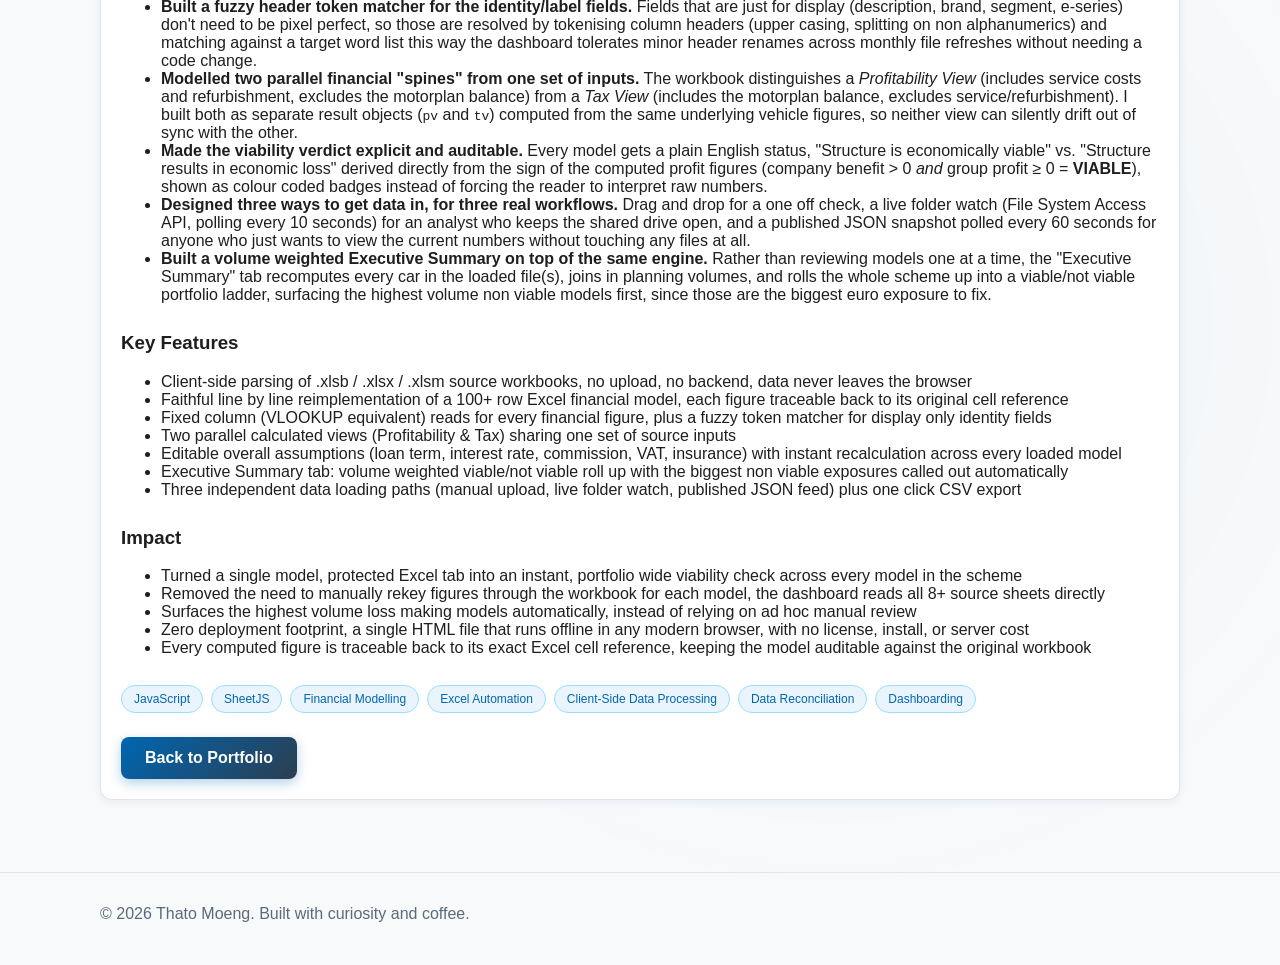
<file: carallowance.html>
<!doctype html>
<html lang="en">
<head>
  <meta charset="UTF-8" />
  <meta name="viewport" content="width=device-width, initial-scale=1.0" />
  <title>Car Allowance Dashboard | Thato Moeng</title>
  <meta name="description" content="Case study: a browser-based financial modelling engine that re-implements a multi-tab Excel employee vehicle scheme, built by Thato Moeng." />
  <link rel="stylesheet" href="./styles.css" />
</head>
<body>
  <header class="hero" style="padding-bottom: 0;">
    <nav class="nav container">
      <div class="brand">Thato Moeng</div>
      <div class="nav-links">
        <a href="./index.html">Home</a>
        <a href="./index.html#about">About</a>
        <a href="./index.html#experience">Experience</a>
        <a href="./index.html#projects">Projects</a>
        <a href="./index.html#skills">Skills</a>
        <a href="./index.html#contact">Contact</a>
      </div>
    </nav>

    <div class="hero-content container" style="grid-template-columns: 1fr;">
      <div class="hero-text">
        <p class="eyebrow">Project Deep Dive</p>
        <h1>Car Allowance Dashboard</h1>
        <p class="hero-subtitle">A browser based financial engine that reimplements a multitab Excel employee vehicle scheme. No macros, no server, just a single HTML file</p>
        <p class="meta-item">Internal Automation Project</p>
      </div>
    </div>
  </header>

  <main>
    <section class="section container" style="padding-top: 0;">
      <div class="experience-card">
        <p class="lead" style="margin-bottom: 14px;">
          The <strong>Car Allowance Dashboard</strong> recreates a heavyweight, formula locked Excel
          workbook, a company car / employee vehicle finance scheme spread across 8+ linked worksheets
          as a single, self contained HTML application that runs entirely in the browser. Instead of asking
          finance analysts to open, unprotect, and manually rekey figures into a fragile "New Scheme" tab
          for every model, the dashboard reads the raw source workbooks directly, faithfully reimplements
          every formula in JavaScript, and renders a live, auditable breakdown with the row by row logic
          annotated against the exact Excel cell references it replaces (C15, C24, C39, C93, C112 and more).
        </p>

        <h3 style="margin-top: 28px;">System Architecture</h3>
        <div class="flow-diagram flow-diagram-columns">
          <div class="flow-col">
            <div class="flow-col-title">1 · Data Sources</div>
            <div class="flow-step">
              <div class="flow-label">8 Linked Workbooks</div>
              <div class="flow-sub">December pricing, December Options, Dealer Billing, Retail Margin, ZFLEET WIMS%, Models &amp; Vol, Optional Motorplan, Other Parameters</div>
            </div>
            <div class="flow-step">
              <div class="flow-label">User-supplied files</div>
              <div class="flow-sub">Drag and drop, folder watch (File System Access API), or a published JSON snapshot three ways to load data</div>
            </div>
          </div>
          <div class="flow-col">
            <div class="flow-col-title">2 · Parsing &amp; Matching Engine</div>
            <div class="flow-step">
              <div class="flow-label">SheetJS Ingestion</div>
              <div class="flow-sub">Reads .xlsb/.xlsx/.xlsm client side, merges multi row headers, resolves merged cells</div>
            </div>
            <div class="flow-step">
              <div class="flow-label">Fuzzy Column Resolver</div>
              <div class="flow-sub">Token matches header names (e.g. "Retail (excl VAT)" → RETAIL_EXCL_VAT) so renamed columns don't break the model</div>
            </div>
            <div class="flow-step">
              <div class="flow-label">Fixed-Position Lookups</div>
              <div class="flow-sub">Financial formulas read by exact Excel column letter (e.g. December!AU, Dealer Billing!I), mirroring the workbook's own VLOOKUPs</div>
            </div>
          </div>
          <div class="flow-col">
            <div class="flow-col-title">3 · Output</div>
            <div class="flow-step">
              <div class="flow-label">Per Model Breakdown</div>
              <div class="flow-sub">Vehicle cost → loan value → monthly cost → group P/L → company P/L, with viability verdicts</div>
            </div>
            <div class="flow-step">
              <div class="flow-label">Executive Summary Ladder</div>
              <div class="flow-sub">Volume weighted portfolio roll up: viable vs. not viable units, biggest non viable exposures</div>
            </div>
            <div class="flow-step">
              <div class="flow-label">CSV Export</div>
              <div class="flow-sub">One click export of every computed field for finance sign off</div>
            </div>
          </div>
        </div>

        <h3 style="margin-top: 28px;">Technical Highlights</h3>
        <div class="tech-highlights">
          <div class="tech-chip">
            <div class="tech-chip-num">8+</div>
            <div class="tech-chip-label">linked source workbooks parsed per run</div>
          </div>
          <div class="tech-chip">
            <div class="tech-chip-num">30+</div>
            <div class="tech-chip-label">Excel formula rows reimplemented (C15–C114)</div>
          </div>
          <div class="tech-chip">
            <div class="tech-chip-num">3</div>
            <div class="tech-chip-label">data loading modes: drag drop, live folder watch, published JSON feed</div>
          </div>
          <div class="tech-chip">
            <div class="tech-chip-num">2</div>
            <div class="tech-chip-label">parallel spines - Profitability View and Tax View - computed from the same inputs</div>
          </div>
          <div class="tech-chip">
            <div class="tech-chip-num">0</div>
            <div class="tech-chip-label">servers, installs, or macros required - a single static HTML file</div>
          </div>
          <div class="tech-chip">
            <div class="tech-chip-num">100%</div>
            <div class="tech-chip-label">client-side - sensitive pricing data never leaves the browser</div>
          </div>
        </div>

        <h3 style="margin-top: 28px;">The Problem</h3>
        <p>
          The "New Scheme" tab of the source workbook is the single source of truth for whether offering a
          particular vehicle on the employee scheme is financially viable but it's a hand built Excel model
          full of hard coded <code>VLOOKUP</code>s into seven other tabs, a specific column layout that
          silently breaks if a sheet is reordered, and it only ever shows one model at a time. Getting a
          portfolio-wide view meant either manually pasting dozens of models through the same protected tab,
          or trusting a stale, months old summary. There was no fast way to answer: <em>"which models are
          costing us money on this scheme right now, and by how much?"</em>
        </p>

        <h3 style="margin-top: 28px;">My Approach &amp; Thought Process</h3>
        <ul>
          <li>
            <strong>Treated the Excel tab as a specification, not a black box.</strong> Rather than trying to
            read live formulas out of the workbook, I opened the "New Scheme" tab cell by cell and
            rederived every row's logic cost of the vehicle (C15–C28), loan value to the employee
            (C34–C50), monthly cost (C56–C58), group profit/loss (C77–C95), and company profit/loss
            (C101–C114) then reproduced each one as a plain JavaScript expression, keeping the original
            cell reference as a code comment so the two can always be checked against each other line by line.
          </li>
          <li>
            <strong>Read source values by position, not by trusting labels.</strong> Several sheets repeat
            header text (e.g. more than one "Description" column) so name matching alone is unreliable. I
            mirrored the workbook's own approach: a <code>cell(sheetKey, tais, colLetter)</code> helper reads
            a value by its exact Excel column letter (converted to a zero based index), exactly as the
            original <code>VLOOKUP</code>s do e.g. duty is <code>December!AU + December!AV</code>, dealer
            billing retail is <code>Dealer Billing!I</code>.
          </li>
          <li>
            <strong>Built a fuzzy header token matcher for the identity/label fields.</strong> Fields that are
            just for display (description, brand, segment, e-series) don't need to be pixel perfect, so
            those are resolved by tokenising column headers (upper casing, splitting on non alphanumerics)
            and matching against a target word list this way the dashboard tolerates minor header renames
            across monthly file refreshes without needing a code change.
          </li>
          <li>
            <strong>Modelled two parallel financial "spines" from one set of inputs.</strong> The workbook
            distinguishes a <em>Profitability View</em> (includes service costs and refurbishment, excludes
            the motorplan balance) from a <em>Tax View</em> (includes the motorplan balance, excludes
            service/refurbishment). I built both as separate result objects (<code>pv</code> and
            <code>tv</code>) computed from the same underlying vehicle figures, so neither view can silently
            drift out of sync with the other.
          </li>
          <li>
            <strong>Made the viability verdict explicit and auditable.</strong> Every model gets a plain English
            status, "Structure is economically viable" vs. "Structure results in economic loss" derived
            directly from the sign of the computed profit figures (company benefit &gt; 0 <em>and</em> group
            profit &ge; 0 = <strong>VIABLE</strong>), shown as colour coded badges instead of forcing the
            reader to interpret raw numbers.
          </li>
          <li>
            <strong>Designed three ways to get data in, for three real workflows.</strong> Drag and drop for
            a one off check, a live folder watch (File System Access API, polling every 10 seconds) for an
            analyst who keeps the shared drive open, and a published JSON snapshot polled every 60 seconds
            for anyone who just wants to view the current numbers without touching any files at all.
          </li>
          <li>
            <strong>Built a volume weighted Executive Summary on top of the same engine.</strong> Rather than
            reviewing models one at a time, the "Executive Summary" tab recomputes every car in the loaded
            file(s), joins in planning volumes, and rolls the whole scheme up into a viable/not viable
            portfolio ladder, surfacing the highest volume non viable models first, since those are the
            biggest euro exposure to fix.
          </li>
        </ul>

        <h3 style="margin-top: 28px;">Key Features</h3>
        <ul>
          <li>Client-side parsing of .xlsb / .xlsx / .xlsm source workbooks, no upload, no backend, data never leaves the browser</li>
          <li>Faithful line by line reimplementation of a 100+ row Excel financial model, each figure traceable back to its original cell reference</li>
          <li>Fixed column (VLOOKUP equivalent) reads for every financial figure, plus a fuzzy token matcher for display only identity fields</li>
          <li>Two parallel calculated views (Profitability &amp; Tax) sharing one set of source inputs</li>
          <li>Editable overall assumptions (loan term, interest rate, commission, VAT, insurance) with instant recalculation across every loaded model</li>
          <li>Executive Summary tab: volume weighted viable/not viable roll up with the biggest non viable exposures called out automatically</li>
          <li>Three independent data loading paths (manual upload, live folder watch, published JSON feed) plus one click CSV export</li>
        </ul>

        <h3 style="margin-top: 28px;">Impact</h3>
        <ul>
          <li>Turned a single model, protected Excel tab into an instant, portfolio wide viability check across every model in the scheme</li>
          <li>Removed the need to manually rekey figures through the workbook for each model, the dashboard reads all 8+ source sheets directly</li>
          <li>Surfaces the highest volume loss making models automatically, instead of relying on ad hoc manual review</li>
          <li>Zero deployment footprint, a single HTML file that runs offline in any modern browser, with no license, install, or server cost</li>
          <li>Every computed figure is traceable back to its exact Excel cell reference, keeping the model auditable against the original workbook</li>
        </ul>

        <div class="tags" style="margin-top: 24px;">
          <span class="tag">JavaScript</span>
          <span class="tag">SheetJS</span>
          <span class="tag">Financial Modelling</span>
          <span class="tag">Excel Automation</span>
          <span class="tag">Client-Side Data Processing</span>
          <span class="tag">Data Reconciliation</span>
          <span class="tag">Dashboarding</span>
        </div>

        <div class="hero-actions" style="margin-top: 24px;">
          <a class="btn" href="./index.html#projects">Back to Portfolio</a>
        </div>
      </div>
    </section>
  </main>

  <footer class="footer">
    <div class="container footer-inner">
      <p>&copy; 2026 Thato Moeng. Built with curiosity and coffee.</p>
    </div>
  </footer>
</body>
</html>
</file>
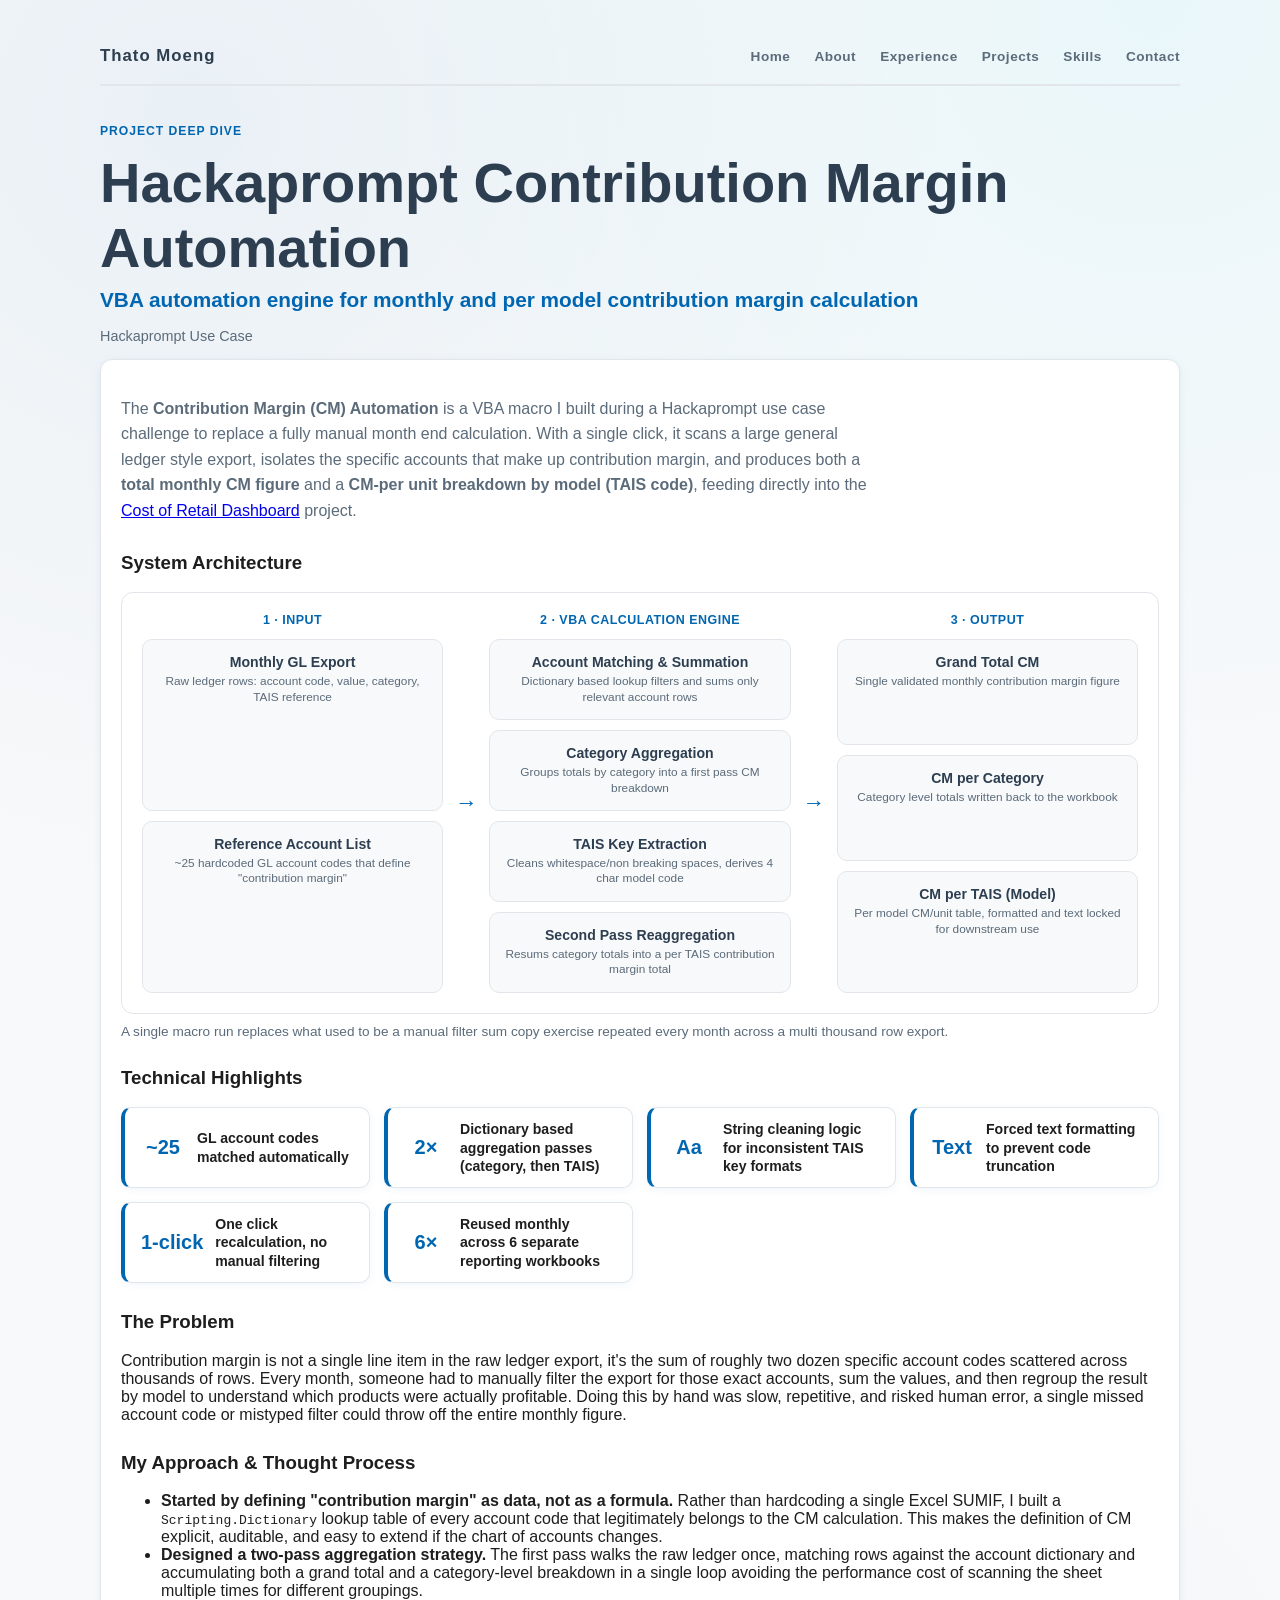
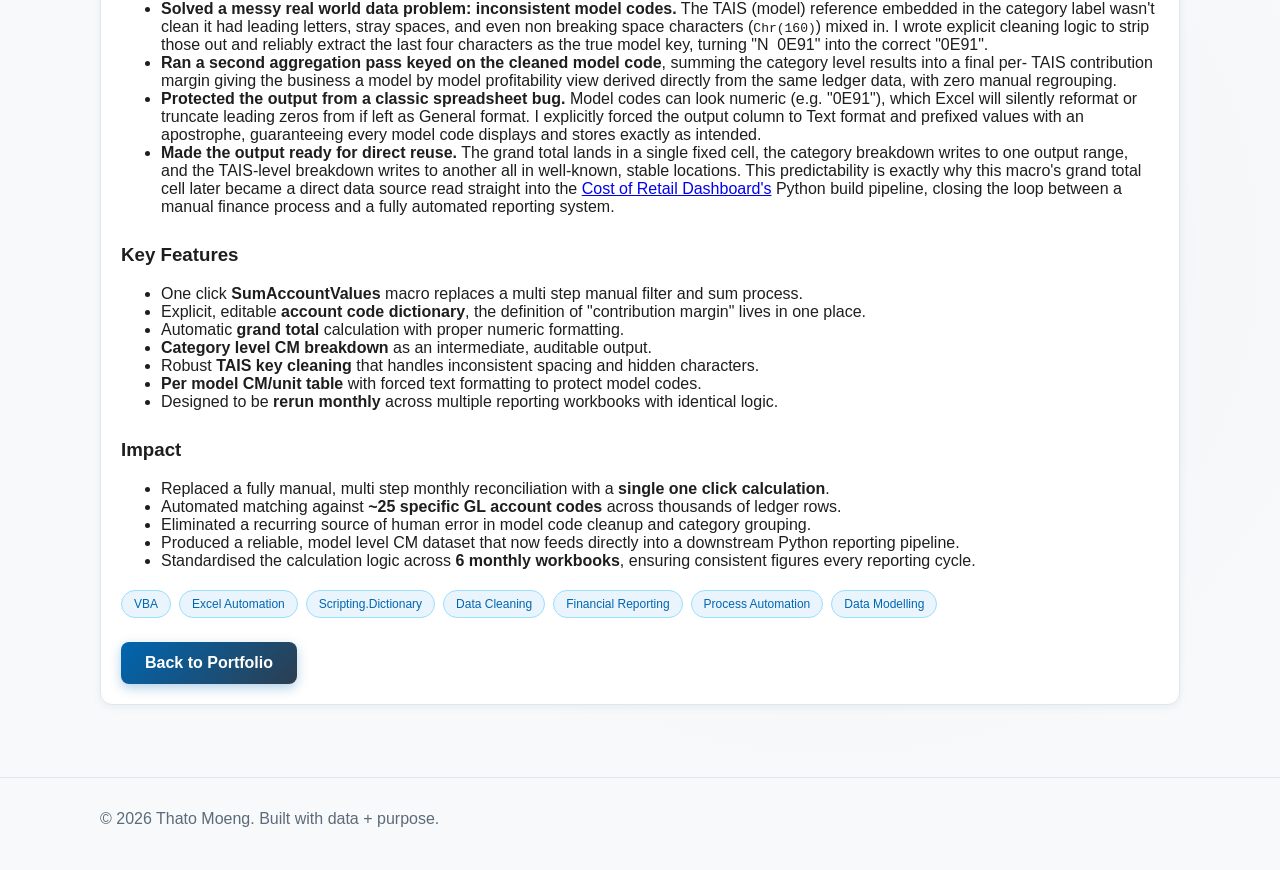
<file: contributionmargin.html>
<!doctype html>
<html lang="en">
<head>
  <meta charset="UTF-8" />
  <meta name="viewport" content="width=device-width, initial-scale=1.0" />
  <title>Hackaprompt Contribution Margin Automation | Thato Moeng</title>
  <meta name="description" content="Case study: a VBA automation engine that calculates monthly contribution margin and per-model contribution margin per unit, built by Thato Moeng during Hackaprompt." />
  <link rel="stylesheet" href="./styles.css" />
</head>
<body>
  <header class="hero" style="padding-bottom: 0;">
    <nav class="nav container">
      <div class="brand">Thato Moeng</div>
      <div class="nav-links">
        <a href="./index.html">Home</a>
        <a href="./index.html#about">About</a>
        <a href="./index.html#experience">Experience</a>
        <a href="./index.html#projects">Projects</a>
        <a href="./index.html#skills">Skills</a>
        <a href="./index.html#contact">Contact</a>
      </div>
    </nav>

    <div class="hero-content container" style="grid-template-columns: 1fr;">
      <div class="hero-text">
        <p class="eyebrow">Project Deep Dive</p>
        <h1>Hackaprompt Contribution Margin Automation</h1>
        <p class="hero-subtitle">VBA automation engine for monthly and per model contribution margin calculation</p>
        <p class="meta-item">Hackaprompt Use Case</p>
      </div>
    </div>
  </header>

  <main>
    <section class="section container" style="padding-top: 0;">
      <div class="experience-card">
        <p class="lead" style="margin-bottom: 14px;">
          The <strong>Contribution Margin (CM) Automation</strong> is a VBA macro I built during a
          Hackaprompt use case challenge to replace a fully manual month end calculation. With a single
          click, it scans a large general ledger style export, isolates the specific accounts that make up
          contribution margin, and produces both a <strong>total monthly CM figure</strong> and a
          <strong>CM-per unit breakdown by model (TAIS code)</strong>, feeding directly into the
          <a href="./cordashboard.html">Cost of Retail Dashboard</a> project.
        </p>

        <h3 style="margin-top: 28px;">System Architecture</h3>
        <div class="flow-diagram flow-diagram-columns">
          <div class="flow-col">
            <div class="flow-col-title">1 · Input</div>
            <div class="flow-step">
              <div class="flow-label">Monthly GL Export</div>
              <div class="flow-sub">Raw ledger rows: account code, value, category, TAIS reference</div>
            </div>
            <div class="flow-step">
              <div class="flow-label">Reference Account List</div>
              <div class="flow-sub">~25 hardcoded GL account codes that define "contribution margin"</div>
            </div>
          </div>

          <div class="flow-arrow flow-arrow-col">→</div>

          <div class="flow-col">
            <div class="flow-col-title">2 · VBA Calculation Engine</div>
            <div class="flow-step">
              <div class="flow-label">Account Matching &amp; Summation</div>
              <div class="flow-sub">Dictionary based lookup filters and sums only relevant account rows</div>
            </div>
            <div class="flow-step">
              <div class="flow-label">Category Aggregation</div>
              <div class="flow-sub">Groups totals by category into a first pass CM breakdown</div>
            </div>
            <div class="flow-step">
              <div class="flow-label">TAIS Key Extraction</div>
              <div class="flow-sub">Cleans whitespace/non breaking spaces, derives 4 char model code</div>
            </div>
            <div class="flow-step">
              <div class="flow-label">Second Pass Reaggregation</div>
              <div class="flow-sub">Resums category totals into a per TAIS contribution margin total</div>
            </div>
          </div>

          <div class="flow-arrow flow-arrow-col">→</div>

          <div class="flow-col">
            <div class="flow-col-title">3 · Output</div>
            <div class="flow-step">
              <div class="flow-label">Grand Total CM</div>
              <div class="flow-sub">Single validated monthly contribution margin figure</div>
            </div>
            <div class="flow-step">
              <div class="flow-label">CM per Category</div>
              <div class="flow-sub">Category level totals written back to the workbook</div>
            </div>
            <div class="flow-step">
              <div class="flow-label">CM per TAIS (Model)</div>
              <div class="flow-sub">Per model CM/unit table, formatted and text locked for downstream use</div>
            </div>
          </div>
        </div>
        <p class="muted" style="font-size: .85rem; margin-top: 10px;">
          A single macro run replaces what used to be a manual filter sum copy exercise repeated every
          month across a multi thousand row export.
        </p>

        <h3 style="margin-top: 28px;">Technical Highlights</h3>
        <div class="tech-highlights">
          <div class="tech-chip">
            <span class="tech-chip-num">~25</span>
            <span class="tech-chip-label">GL account codes matched automatically</span>
          </div>
          <div class="tech-chip">
            <span class="tech-chip-num">2×</span>
            <span class="tech-chip-label">Dictionary based aggregation passes (category, then TAIS)</span>
          </div>
          <div class="tech-chip">
            <span class="tech-chip-num">Aa</span>
            <span class="tech-chip-label">String cleaning logic for inconsistent TAIS key formats</span>
          </div>
          <div class="tech-chip">
            <span class="tech-chip-num">Text</span>
            <span class="tech-chip-label">Forced text formatting to prevent code truncation</span>
          </div>
          <div class="tech-chip">
            <span class="tech-chip-num">1-click</span>
            <span class="tech-chip-label">One click recalculation, no manual filtering</span>
          </div>
          <div class="tech-chip">
            <span class="tech-chip-num">6×</span>
            <span class="tech-chip-label">Reused monthly across 6 separate reporting workbooks</span>
          </div>
        </div>

        <h3 style="margin-top: 28px;">The Problem</h3>
        <p>
          Contribution margin is not a single line item in the raw ledger export, it's the sum of roughly
          two dozen specific account codes scattered across thousands of rows. Every month, someone had to
          manually filter the export for those exact accounts, sum the values, and then regroup the result
          by model to understand which products were actually profitable. Doing this by hand was slow,
          repetitive, and risked human error, a single missed account code or mistyped filter could throw
          off the entire monthly figure.
        </p>

        <h3 style="margin-top: 28px;">My Approach &amp; Thought Process</h3>
        <ul>
          <li>
            <strong>Started by defining "contribution margin" as data, not as a formula.</strong> Rather
            than hardcoding a single Excel SUMIF, I built a <code>Scripting.Dictionary</code> lookup table
            of every account code that legitimately belongs to the CM calculation. This makes the definition
            of CM explicit, auditable, and easy to extend if the chart of accounts changes.
          </li>
          <li>
            <strong>Designed a two-pass aggregation strategy.</strong> The first pass walks the raw ledger
            once, matching rows against the account dictionary and accumulating both a grand total and a
            category-level breakdown in a single loop avoiding the performance cost of scanning the sheet
            multiple times for different groupings.
          </li>
          <li>
            <strong>Solved a messy real world data problem: inconsistent model codes.</strong> The TAIS
            (model) reference embedded in the category label wasn't clean it had leading letters, stray
            spaces, and even non breaking space characters (<code>Chr(160)</code>) mixed in. I wrote explicit
            cleaning logic to strip those out and reliably extract the last four characters as the true
            model key, turning "N&nbsp;&nbsp;0E91" into the correct "0E91".
          </li>
          <li>
            <strong>Ran a second aggregation pass keyed on the cleaned model code</strong>, summing the
            category level results into a final per- TAIS contribution margin giving the business a
            model by model profitability view derived directly from the same ledger data, with zero manual
            regrouping.
          </li>
          <li>
            <strong>Protected the output from a classic spreadsheet bug.</strong> Model codes can look
            numeric (e.g. "0E91"), which Excel will silently reformat or truncate leading zeros from if left
            as General format. I explicitly forced the output column to Text format and prefixed values with
            an apostrophe, guaranteeing every model code displays and stores exactly as intended.
          </li>
          <li>
            <strong>Made the output ready for direct reuse.</strong> The grand total lands in a single
            fixed cell, the category breakdown writes to one output range, and the TAIS-level breakdown
            writes to another all in well-known, stable locations. This predictability is exactly why this
            macro's grand total cell later became a direct data source read straight into the
            <a href="./cordashboard.html">Cost of Retail Dashboard's</a> Python build pipeline, closing the
            loop between a manual finance process and a fully automated reporting system.
          </li>
        </ul>

        <h3 style="margin-top: 28px;">Key Features</h3>
        <ul>
          <li>One click <strong>SumAccountValues</strong> macro replaces a multi step manual filter and sum process.</li>
          <li>Explicit, editable <strong>account code dictionary</strong>, the definition of "contribution margin" lives in one place.</li>
          <li>Automatic <strong>grand total</strong> calculation with proper numeric formatting.</li>
          <li><strong>Category level CM breakdown</strong> as an intermediate, auditable output.</li>
          <li>Robust <strong>TAIS key cleaning</strong> that handles inconsistent spacing and hidden characters.</li>
          <li><strong>Per model CM/unit table</strong> with forced text formatting to protect model codes.</li>
          <li>Designed to be <strong>rerun monthly</strong> across multiple reporting workbooks with identical logic.</li>
        </ul>

        <h3 style="margin-top: 28px;">Impact</h3>
        <ul>
          <li>Replaced a fully manual, multi step monthly reconciliation with a <strong>single one click calculation</strong>.</li>
          <li>Automated matching against <strong>~25 specific GL account codes</strong> across thousands of ledger rows.</li>
          <li>Eliminated a recurring source of human error in model code cleanup and category grouping.</li>
          <li>Produced a reliable, model level CM dataset that now feeds directly into a downstream Python reporting pipeline.</li>
          <li>Standardised the calculation logic across <strong>6 monthly workbooks</strong>, ensuring consistent figures every reporting cycle.</li>
        </ul>

        <div class="tags">
          <span class="tag">VBA</span>
          <span class="tag">Excel Automation</span>
          <span class="tag">Scripting.Dictionary</span>
          <span class="tag">Data Cleaning</span>
          <span class="tag">Financial Reporting</span>
          <span class="tag">Process Automation</span>
          <span class="tag">Data Modelling</span>
        </div>

        <div class="hero-actions" style="margin-top: 24px;">
          <a class="btn" href="./index.html#projects">Back to Portfolio</a>
        </div>
      </div>
    </section>
  </main>

  <footer class="footer">
    <div class="container">
      <p>© <span id="year"></span> Thato Moeng. Built with data + purpose.</p>
    </div>
  </footer>

  <script src="./script.js"></script>
</body>
</html>
</file>
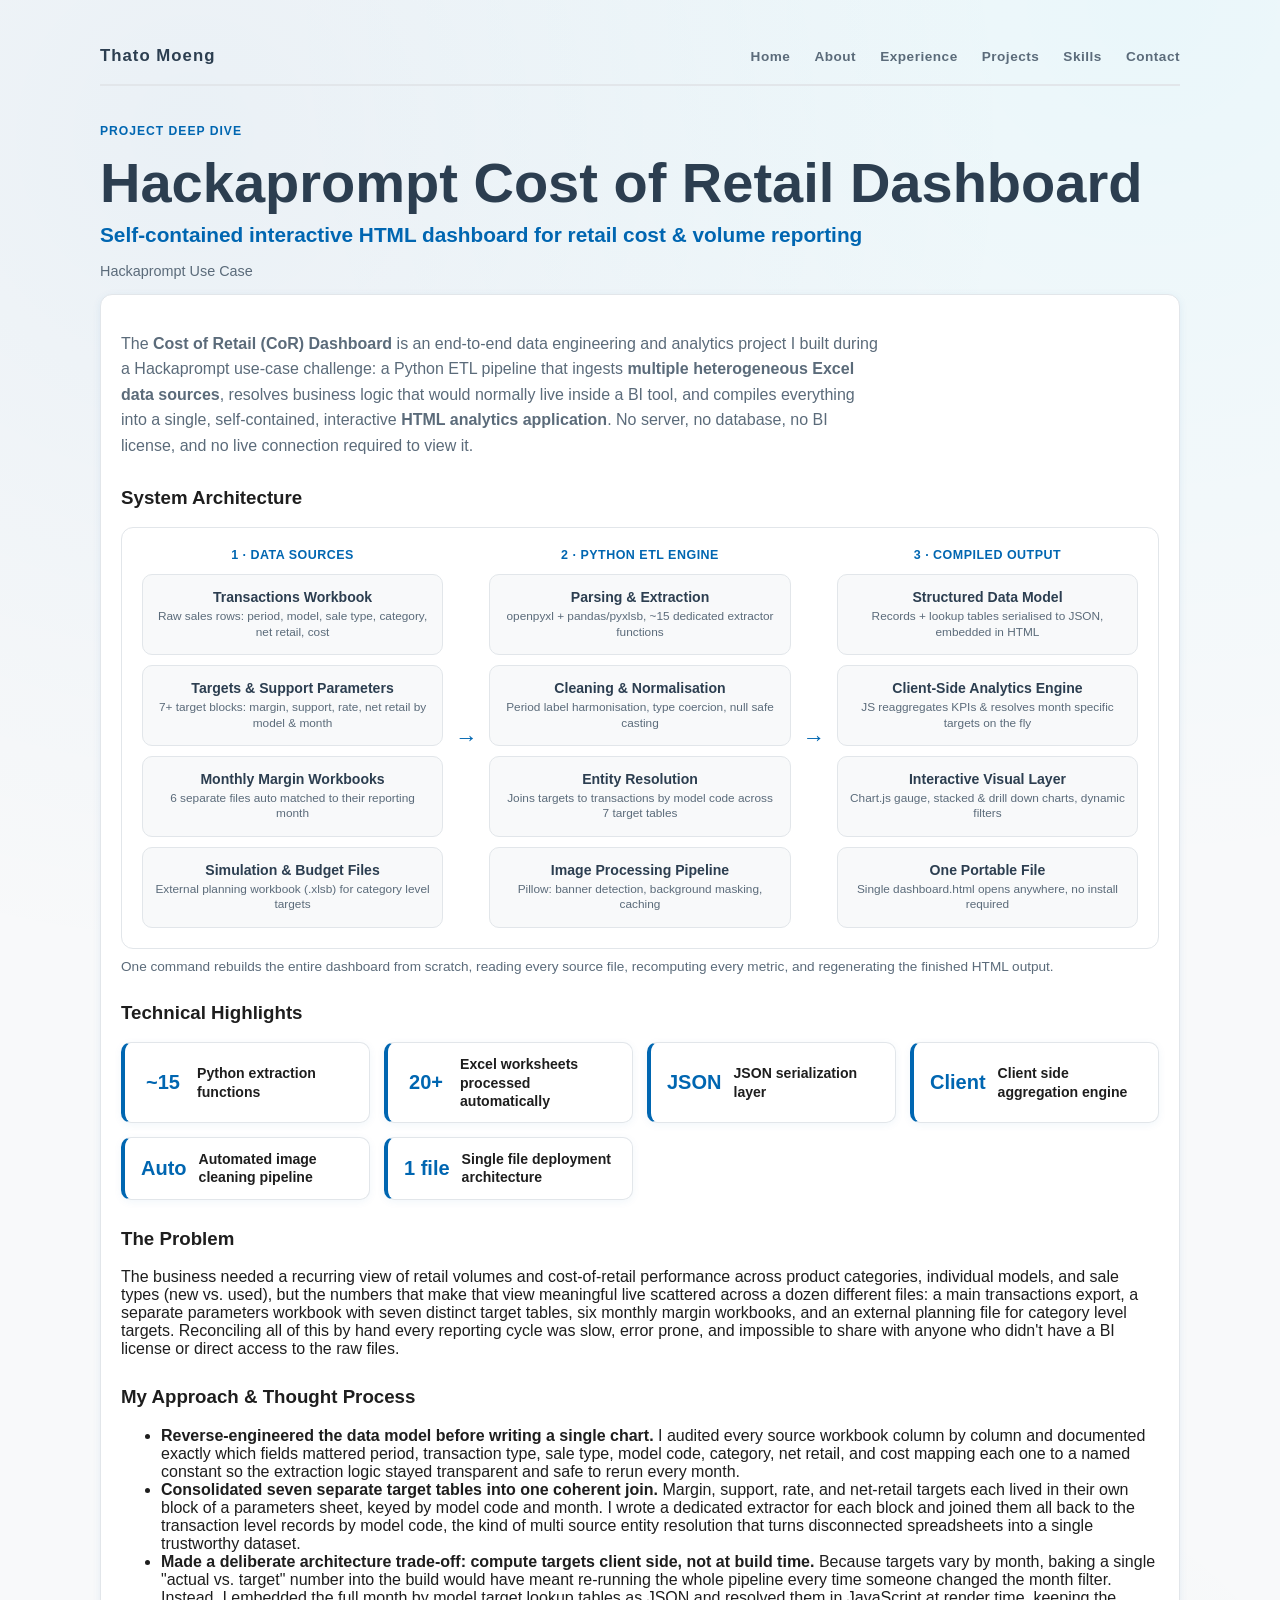
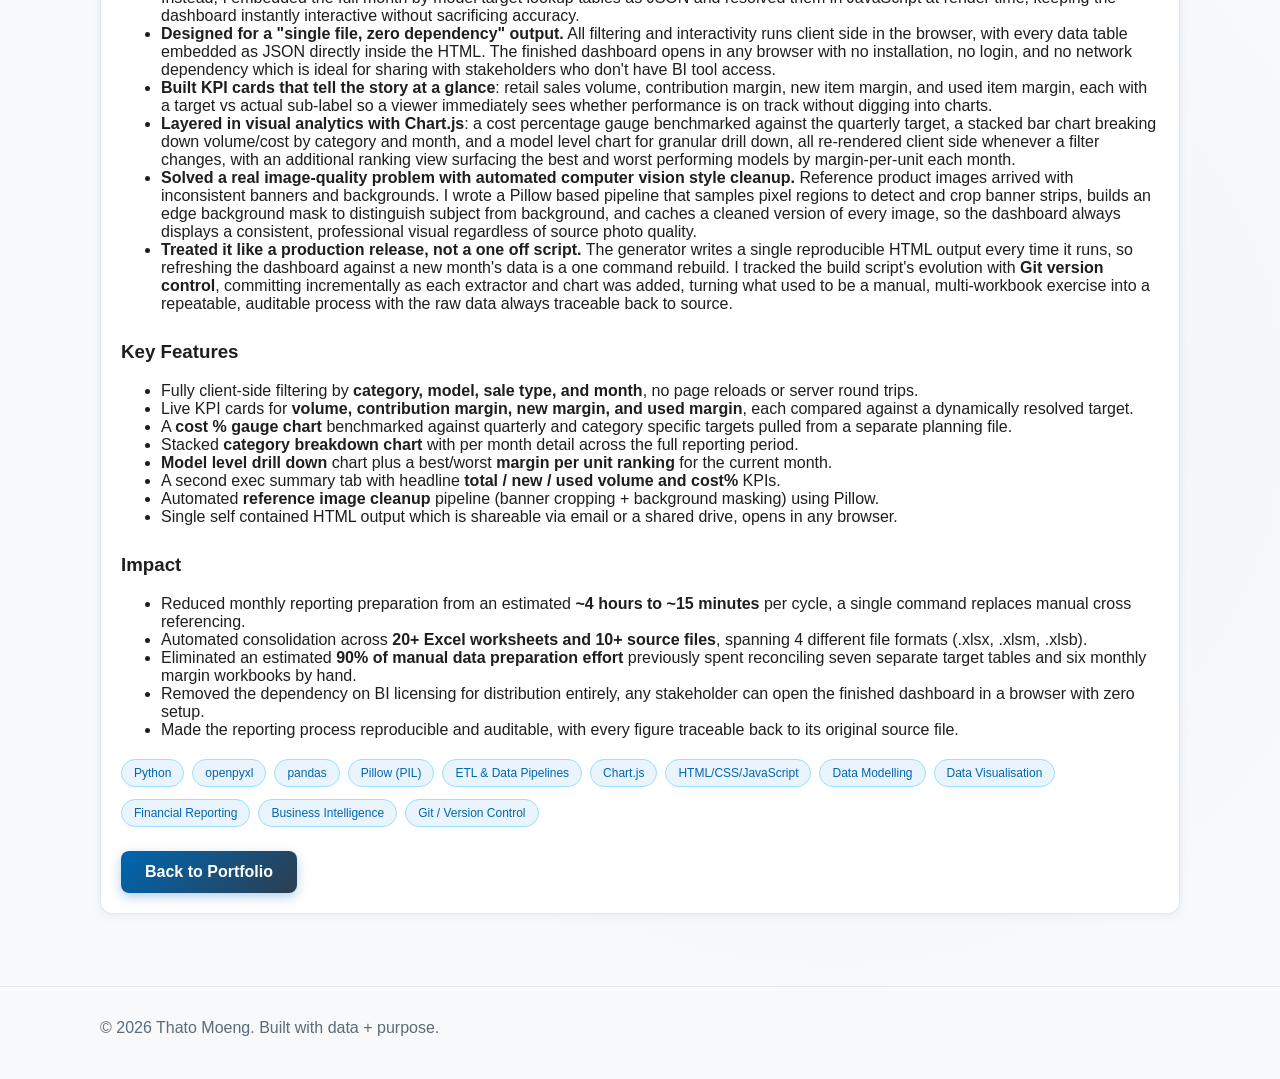
<file: cordashboard.html>
<!doctype html>
<html lang="en">
<head>
  <meta charset="UTF-8" />
  <meta name="viewport" content="width=device-width, initial-scale=1.0" />
  <title>Hackaprompt Cost of Retail Dashboard | Thato Moeng</title>
  <meta name="description" content="Case study: a self-contained, Python-generated interactive HTML dashboard for retail cost and volume analysis, built by Thato Moeng during Hackaprompt." />
  <link rel="stylesheet" href="./styles.css" />
</head>
<body>
  <header class="hero" style="padding-bottom: 0;">
    <nav class="nav container">
      <div class="brand">Thato Moeng</div>
      <div class="nav-links">
        <a href="./index.html">Home</a>
        <a href="./index.html#about">About</a>
        <a href="./index.html#experience">Experience</a>
        <a href="./index.html#projects">Projects</a>
        <a href="./index.html#skills">Skills</a>
        <a href="./index.html#contact">Contact</a>
      </div>
    </nav>

    <div class="hero-content container" style="grid-template-columns: 1fr;">
      <div class="hero-text">
        <p class="eyebrow">Project Deep Dive</p>
        <h1>Hackaprompt Cost of Retail Dashboard</h1>
        <p class="hero-subtitle">Self-contained interactive HTML dashboard for retail cost &amp; volume reporting</p>
        <p class="meta-item">Hackaprompt Use Case</p>
      </div>
    </div>
  </header>

  <main>
    <section class="section container" style="padding-top: 0;">
      <div class="experience-card">
        <p class="lead" style="margin-bottom: 14px;">
          The <strong>Cost of Retail (CoR) Dashboard</strong> is an end-to-end data engineering and
          analytics project I built during a Hackaprompt use-case challenge: a Python ETL pipeline that
          ingests <strong>multiple heterogeneous Excel data sources</strong>, resolves business logic that
          would normally live inside a BI tool, and compiles everything into a single, self-contained,
          interactive <strong>HTML analytics application</strong>. No server, no database, no BI license,
          and no live connection required to view it.
        </p>

        <h3 style="margin-top: 28px;">System Architecture</h3>
        <div class="flow-diagram flow-diagram-columns">
          <div class="flow-col">
            <div class="flow-col-title">1 · Data Sources</div>
            <div class="flow-step">
              <div class="flow-label">Transactions Workbook</div>
              <div class="flow-sub">Raw sales rows: period, model, sale type, category, net retail, cost</div>
            </div>
            <div class="flow-step">
              <div class="flow-label">Targets &amp; Support Parameters</div>
              <div class="flow-sub">7+ target blocks: margin, support, rate, net retail by model &amp; month</div>
            </div>
            <div class="flow-step">
              <div class="flow-label">Monthly Margin Workbooks</div>
              <div class="flow-sub">6 separate files auto matched to their reporting month</div>
            </div>
            <div class="flow-step">
              <div class="flow-label">Simulation &amp; Budget Files</div>
              <div class="flow-sub">External planning workbook (.xlsb) for category level targets</div>
            </div>
          </div>

          <div class="flow-arrow flow-arrow-col">→</div>

          <div class="flow-col">
            <div class="flow-col-title">2 · Python ETL Engine</div>
            <div class="flow-step">
              <div class="flow-label">Parsing &amp; Extraction</div>
              <div class="flow-sub">openpyxl + pandas/pyxlsb, ~15 dedicated extractor functions</div>
            </div>
            <div class="flow-step">
              <div class="flow-label">Cleaning &amp; Normalisation</div>
              <div class="flow-sub">Period label harmonisation, type coercion, null safe casting</div>
            </div>
            <div class="flow-step">
              <div class="flow-label">Entity Resolution</div>
              <div class="flow-sub">Joins targets to transactions by model code across 7 target tables</div>
            </div>
            <div class="flow-step">
              <div class="flow-label">Image Processing Pipeline</div>
              <div class="flow-sub">Pillow: banner detection, background masking, caching</div>
            </div>
          </div>

          <div class="flow-arrow flow-arrow-col">→</div>

          <div class="flow-col">
            <div class="flow-col-title">3 · Compiled Output</div>
            <div class="flow-step">
              <div class="flow-label">Structured Data Model</div>
              <div class="flow-sub">Records + lookup tables serialised to JSON, embedded in HTML</div>
            </div>
            <div class="flow-step">
              <div class="flow-label">Client-Side Analytics Engine</div>
              <div class="flow-sub">JS reaggregates KPIs &amp; resolves month specific targets on the fly</div>
            </div>
            <div class="flow-step">
              <div class="flow-label">Interactive Visual Layer</div>
              <div class="flow-sub">Chart.js gauge, stacked &amp; drill down charts, dynamic filters</div>
            </div>
            <div class="flow-step">
              <div class="flow-label">One Portable File</div>
              <div class="flow-sub">Single dashboard.html opens anywhere, no install required</div>
            </div>
          </div>
        </div>
        <p class="muted" style="font-size: .85rem; margin-top: 10px;">
          One command rebuilds the entire dashboard from scratch, reading every source file, recomputing
          every metric, and regenerating the finished HTML output.
        </p>

        <h3 style="margin-top: 28px;">Technical Highlights</h3>
        <div class="tech-highlights">
          <div class="tech-chip">
            <span class="tech-chip-num">~15</span>
            <span class="tech-chip-label">Python extraction functions</span>
          </div>
          <div class="tech-chip">
            <span class="tech-chip-num">20+</span>
            <span class="tech-chip-label">Excel worksheets processed automatically</span>
          </div>
          <div class="tech-chip">
            <span class="tech-chip-num">JSON</span>
            <span class="tech-chip-label">JSON serialization layer</span>
          </div>
          <div class="tech-chip">
            <span class="tech-chip-num">Client</span>
            <span class="tech-chip-label">Client side aggregation engine</span>
          </div>
          <div class="tech-chip">
            <span class="tech-chip-num">Auto</span>
            <span class="tech-chip-label">Automated image cleaning pipeline</span>
          </div>
          <div class="tech-chip">
            <span class="tech-chip-num">1 file</span>
            <span class="tech-chip-label">Single file deployment architecture</span>
          </div>
        </div>

        <h3 style="margin-top: 28px;">The Problem</h3>
        <p>
          The business needed a recurring view of retail volumes and cost-of-retail performance across
          product categories, individual models, and sale types (new vs. used), but the numbers that
          make that view meaningful live scattered across a dozen different files: a main transactions
          export, a separate parameters workbook with seven distinct target tables, six monthly margin
          workbooks, and an external planning file for category level targets. Reconciling all of this by
          hand every reporting cycle was slow, error prone, and impossible to share with anyone who didn't
          have a BI license or direct access to the raw files.
        </p>

        <h3 style="margin-top: 28px;">My Approach &amp; Thought Process</h3>
        <ul>
          <li>
            <strong>Reverse-engineered the data model before writing a single chart.</strong> I audited
            every source workbook column by column and documented exactly which fields mattered period,
            transaction type, sale type, model code, category, net retail, and cost mapping each one to a
            named constant so the extraction logic stayed transparent and safe to rerun every month.
          </li>
          <li>
            <strong>Consolidated seven separate target tables into one coherent join.</strong> Margin,
            support, rate, and net-retail targets each lived in their own block of a parameters sheet, keyed
            by model code and month. I wrote a dedicated extractor for each block and joined them all back
            to the transaction level records by model code, the kind of multi source entity resolution
            that turns disconnected spreadsheets into a single trustworthy dataset.
          </li>
          <li>
            <strong>Made a deliberate architecture trade-off: compute targets client side, not at build time.</strong>
            Because targets vary by month, baking a single "actual vs. target" number into the build would
            have meant re-running the whole pipeline every time someone changed the month filter. Instead,
            I embedded the full month by model target lookup tables as JSON and resolved them in JavaScript
            at render time, keeping the dashboard instantly interactive without sacrificing accuracy.
          </li>
          <li>
            <strong>Designed for a "single file, zero dependency" output.</strong> All filtering and
            interactivity runs client side in the browser, with every data table embedded as JSON directly
            inside the HTML. The finished dashboard opens in any browser with no installation, no login,
            and no network dependency which is ideal for sharing with stakeholders who don't have BI tool access.
          </li>
          <li>
            <strong>Built KPI cards that tell the story at a glance</strong>: retail sales volume,
            contribution margin, new item margin, and used item margin, each with a target vs actual
            sub-label so a viewer immediately sees whether performance is on track without digging into charts.
          </li>
          <li>
            <strong>Layered in visual analytics with Chart.js</strong>: a cost percentage gauge benchmarked
            against the quarterly target, a stacked bar chart breaking down volume/cost by category and
            month, and a model level chart for granular drill down, all re-rendered client side whenever
            a filter changes, with an additional ranking view surfacing the best and worst performing
            models by margin-per-unit each month.
          </li>
          <li>
            <strong>Solved a real image-quality problem with automated computer vision style cleanup.</strong>
            Reference product images arrived with inconsistent banners and backgrounds. I wrote a Pillow based
            pipeline that samples pixel regions to detect and crop banner strips, builds an edge background
            mask to distinguish subject from background, and caches a cleaned version of every image, so the
            dashboard always displays a consistent, professional visual regardless of source photo quality.
          </li>
          <li>
            <strong>Treated it like a production release, not a one off script.</strong> The generator writes
            a single reproducible HTML output every time it runs, so refreshing the dashboard against a new
            month's data is a one command rebuild. I tracked the build script's evolution with <strong>Git
            version control</strong>, committing incrementally as each extractor and chart was added, turning
            what used to be a manual, multi-workbook exercise into a repeatable, auditable process with the
            raw data always traceable back to source.
          </li>
        </ul>

        <h3 style="margin-top: 28px;">Key Features</h3>
        <ul>
          <li>Fully client-side filtering by <strong>category, model, sale type, and month</strong>, no page reloads or server round trips.</li>
          <li>Live KPI cards for <strong>volume, contribution margin, new margin, and used margin</strong>, each compared against a dynamically resolved target.</li>
          <li>A <strong>cost % gauge chart</strong> benchmarked against quarterly and category specific targets pulled from a separate planning file.</li>
          <li>Stacked <strong>category breakdown chart</strong> with per month detail across the full reporting period.</li>
          <li><strong>Model level drill down</strong> chart plus a best/worst <strong>margin per unit ranking</strong> for the current month.</li>
          <li>A second exec summary tab with headline <strong>total / new / used volume and cost%</strong> KPIs.</li>
          <li>Automated <strong>reference image cleanup</strong> pipeline (banner cropping + background masking) using Pillow.</li>
          <li>Single self contained HTML output which is shareable via email or a shared drive, opens in any browser.</li>
        </ul>

        <h3 style="margin-top: 28px;">Impact</h3>
        <ul>
          <li>Reduced monthly reporting preparation from an estimated <strong>~4 hours to ~15 minutes</strong> per cycle,  a single command replaces manual cross referencing.</li>
          <li>Automated consolidation across <strong>20+ Excel worksheets and 10+ source files</strong>, spanning 4 different file formats (.xlsx, .xlsm, .xlsb).</li>
          <li>Eliminated an estimated <strong>90% of manual data preparation effort</strong> previously spent reconciling seven separate target tables and six monthly margin workbooks by hand.</li>
          <li>Removed the dependency on BI licensing for distribution entirely, any stakeholder can open the finished dashboard in a browser with zero setup.</li>
          <li>Made the reporting process reproducible and auditable, with every figure traceable back to its original source file.</li>
        </ul>

        <div class="tags">
          <span class="tag">Python</span>
          <span class="tag">openpyxl</span>
          <span class="tag">pandas</span>
          <span class="tag">Pillow (PIL)</span>
          <span class="tag">ETL &amp; Data Pipelines</span>
          <span class="tag">Chart.js</span>
          <span class="tag">HTML/CSS/JavaScript</span>
          <span class="tag">Data Modelling</span>
          <span class="tag">Data Visualisation</span>
          <span class="tag">Financial Reporting</span>
          <span class="tag">Business Intelligence</span>
          <span class="tag">Git / Version Control</span>
        </div>

        <div class="hero-actions" style="margin-top: 24px;">
          <a class="btn" href="./index.html#projects">Back to Portfolio</a>
        </div>
      </div>
    </section>
  </main>

  <footer class="footer">
    <div class="container">
      <p>© <span id="year"></span> Thato Moeng. Built with data + purpose.</p>
    </div>
  </footer>

  <script src="./script.js"></script>
</body>
</html>
</file>
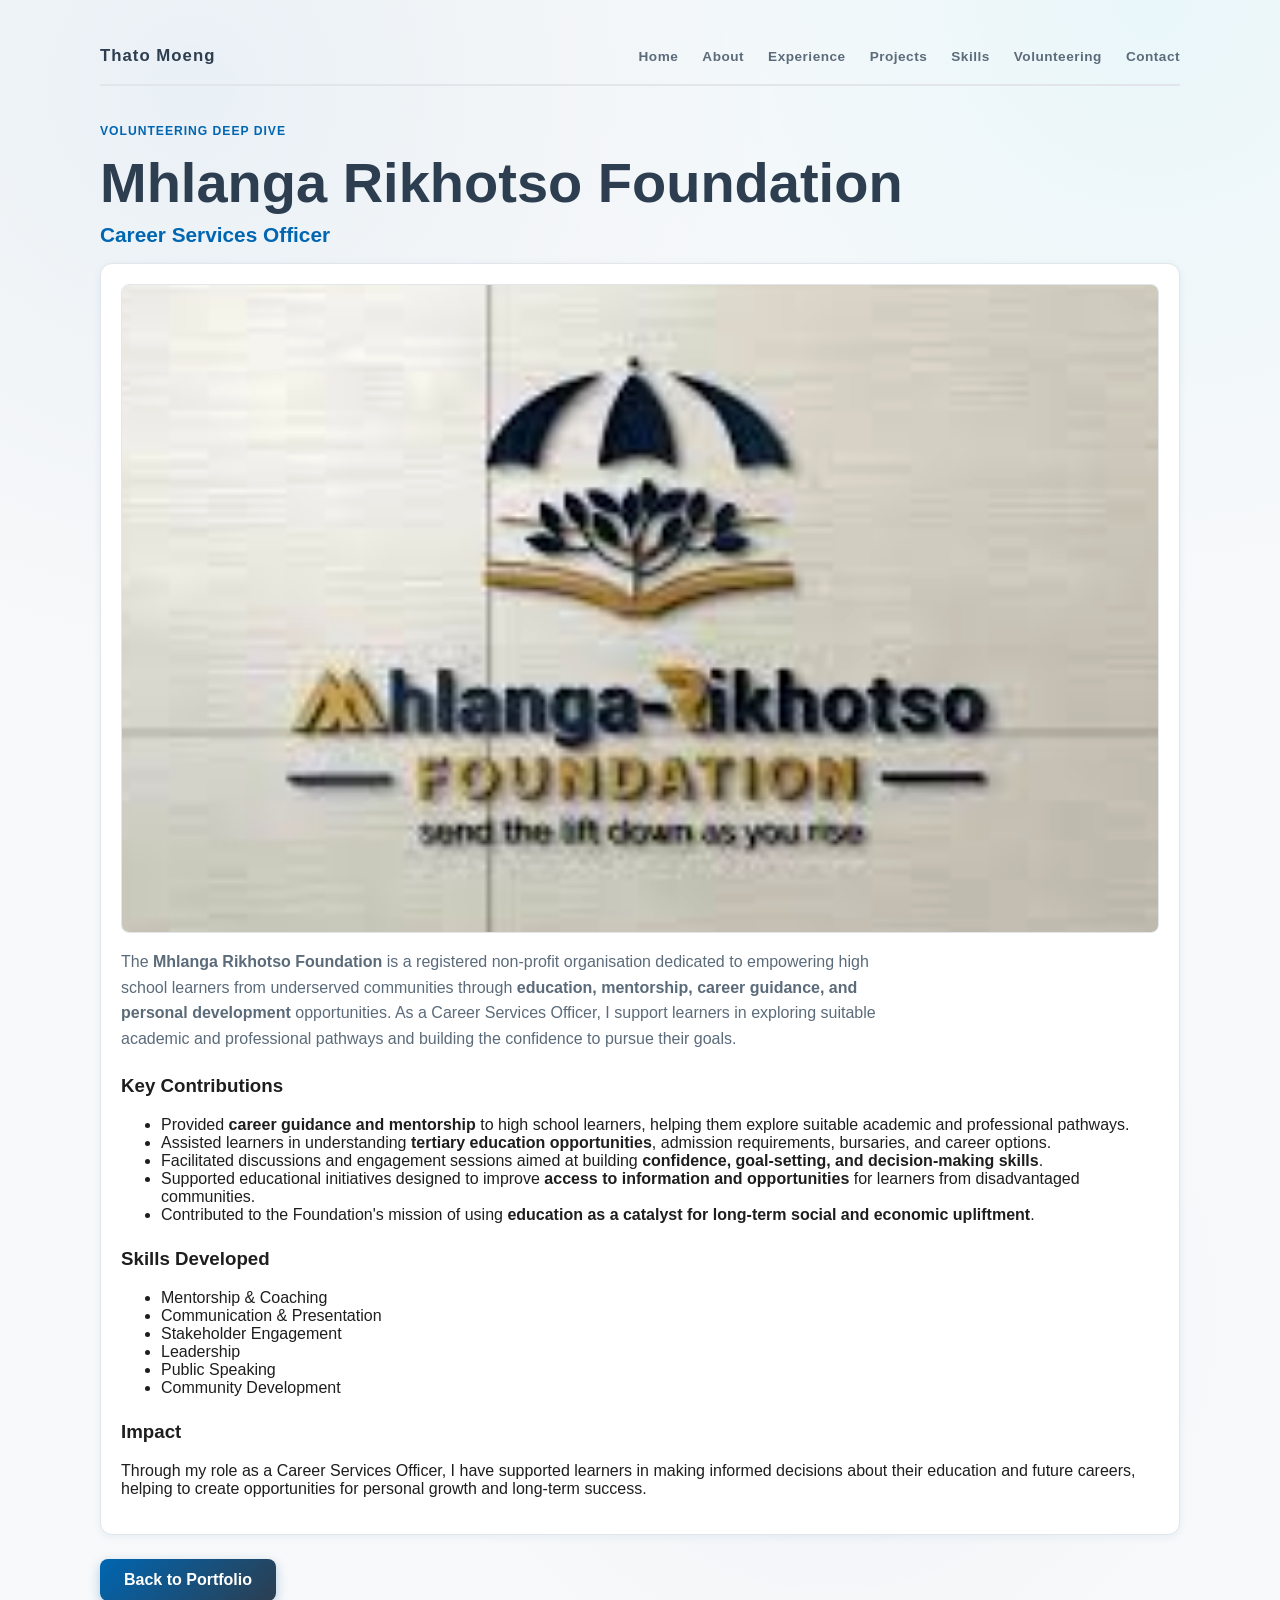
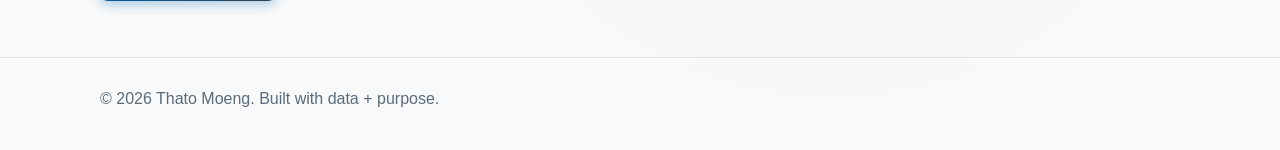
<file: mrf.html>
<!doctype html>
<html lang="en">
<head>
  <meta charset="UTF-8" />
  <meta name="viewport" content="width=device-width, initial-scale=1.0" />
  <title>Mhlanga Rikhotso Foundation | Thato Moeng</title>
  <meta name="description" content="Detailed overview of Thato Moeng's volunteering as a Career Services Officer with the Mhlanga Rikhotso Foundation." />
  <link rel="stylesheet" href="./styles.css" />
</head>
<body>
  <header class="hero" style="padding-bottom: 0;">
    <nav class="nav container">
      <div class="brand">Thato Moeng</div>
      <div class="nav-links">
        <a href="./index.html">Home</a>
        <a href="./index.html#about">About</a>
        <a href="./index.html#experience">Experience</a>
        <a href="./index.html#projects">Projects</a>
        <a href="./index.html#skills">Skills</a>
        <a href="./index.html#volunteering">Volunteering</a>
        <a href="./index.html#contact">Contact</a>
      </div>
    </nav>

    <div class="hero-content container" style="grid-template-columns: 1fr;">
      <div class="hero-text">
        <p class="eyebrow">Volunteering Deep Dive</p>
        <h1>Mhlanga Rikhotso Foundation</h1>
        <p class="hero-subtitle">Career Services Officer</p>
      </div>
    </div>
  </header>

  <main>
    <section class="section container" style="padding-top: 0;">
      <div class="experience-card">
        <div class="experience-cover experience-cover-wide">
          <img src="mrf.jpg" alt="Mhlanga Rikhotso Foundation" />
        </div>
        <p class="lead" style="margin-bottom: 14px;">
          The <strong>Mhlanga Rikhotso Foundation</strong> is a registered non-profit organisation
          dedicated to empowering high school learners from underserved communities through
          <strong>education, mentorship, career guidance, and personal development</strong>
          opportunities. As a Career Services Officer, I support learners in exploring suitable
          academic and professional pathways and building the confidence to pursue their goals.
        </p>

        <h3 style="margin-top: 24px;">Key Contributions</h3>
        <ul>
          <li>Provided <strong>career guidance and mentorship</strong> to high school learners, helping them explore suitable academic and professional pathways.</li>
          <li>Assisted learners in understanding <strong>tertiary education opportunities</strong>, admission requirements, bursaries, and career options.</li>
          <li>Facilitated discussions and engagement sessions aimed at building <strong>confidence, goal-setting, and decision-making skills</strong>.</li>
          <li>Supported educational initiatives designed to improve <strong>access to information and opportunities</strong> for learners from disadvantaged communities.</li>
          <li>Contributed to the Foundation's mission of using <strong>education as a catalyst for long-term social and economic upliftment</strong>.</li>
        </ul>

        <h3 style="margin-top: 24px;">Skills Developed</h3>
        <ul>
          <li>Mentorship &amp; Coaching</li>
          <li>Communication &amp; Presentation</li>
          <li>Stakeholder Engagement</li>
          <li>Leadership</li>
          <li>Public Speaking</li>
          <li>Community Development</li>
        </ul>

        <h3 style="margin-top: 24px;">Impact</h3>
        <p>
          Through my role as a Career Services Officer, I have supported learners in making informed
          decisions about their education and future careers, helping to create opportunities for
          personal growth and long-term success.
        </p>
      </div>

      <div class="hero-actions" style="margin-top: 24px;">
        <a class="btn" href="./index.html#volunteering">Back to Portfolio</a>
      </div>
    </section>
  </main>

  <footer class="footer">
    <div class="container">
      <p>© <span id="year"></span> Thato Moeng. Built with data + purpose.</p>
    </div>
  </footer>

  <script src="./script.js"></script>
</body>
</html>
</file>
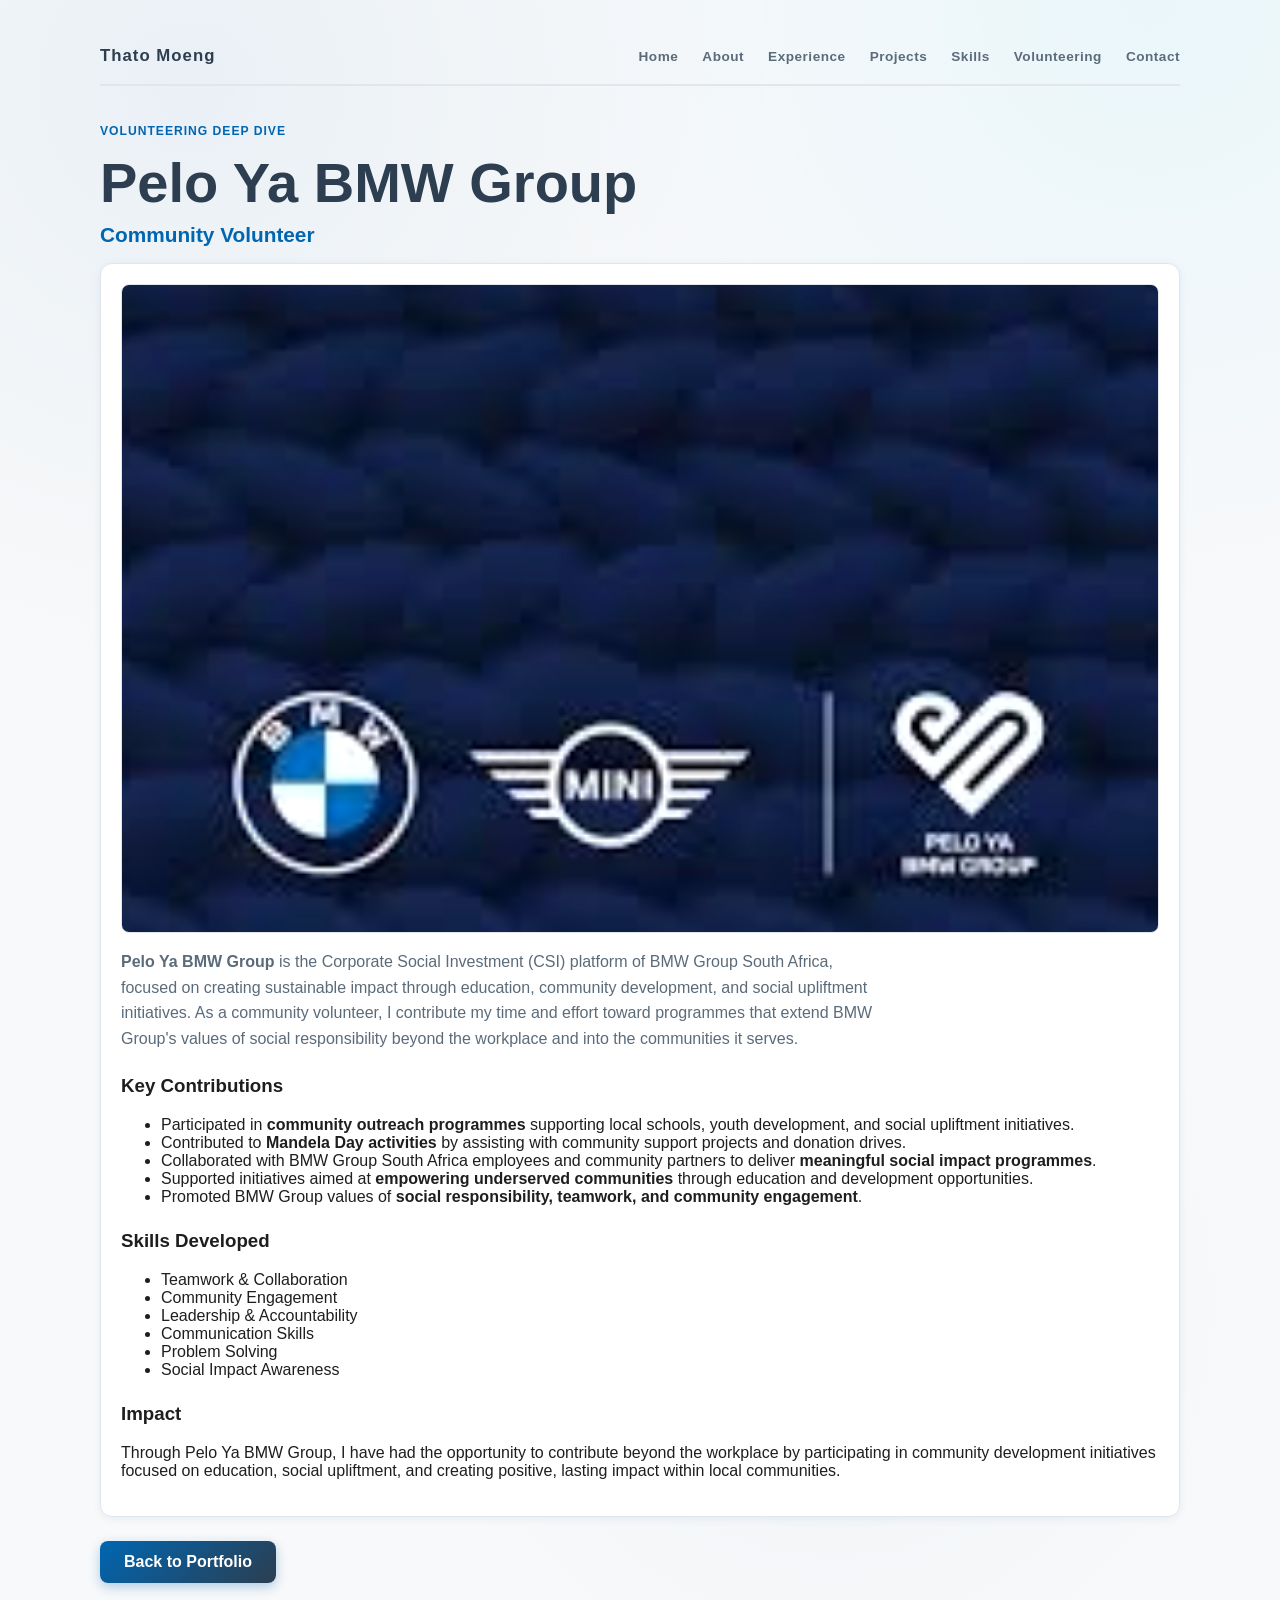
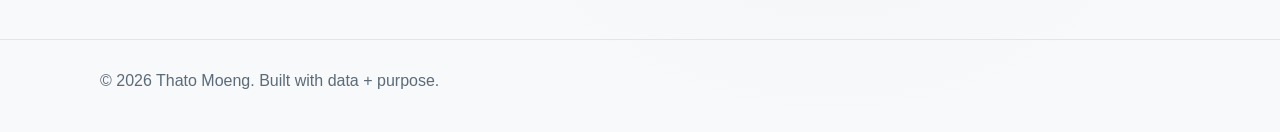
<file: peloyabmw.html>
<!doctype html>
<html lang="en">
<head>
  <meta charset="UTF-8" />
  <meta name="viewport" content="width=device-width, initial-scale=1.0" />
  <title>Pelo Ya BMW Group | Thato Moeng</title>
  <meta name="description" content="Detailed overview of Thato Moeng's volunteering with Pelo Ya BMW Group, the corporate social investment platform for BMW Group South Africa." />
  <link rel="stylesheet" href="./styles.css" />
</head>
<body>
  <header class="hero" style="padding-bottom: 0;">
    <nav class="nav container">
      <div class="brand">Thato Moeng</div>
      <div class="nav-links">
        <a href="./index.html">Home</a>
        <a href="./index.html#about">About</a>
        <a href="./index.html#experience">Experience</a>
        <a href="./index.html#projects">Projects</a>
        <a href="./index.html#skills">Skills</a>
        <a href="./index.html#volunteering">Volunteering</a>
        <a href="./index.html#contact">Contact</a>
      </div>
    </nav>

    <div class="hero-content container" style="grid-template-columns: 1fr;">
      <div class="hero-text">
        <p class="eyebrow">Volunteering Deep Dive</p>
        <h1>Pelo Ya BMW Group</h1>
        <p class="hero-subtitle">Community Volunteer</p>
      </div>
    </div>
  </header>

  <main>
    <section class="section container" style="padding-top: 0;">
      <div class="experience-card">
        <div class="experience-cover experience-cover-wide">
          <img src="bmwpelo.jpg" alt="Pelo Ya BMW Group" />
        </div>
        <p class="lead" style="margin-bottom: 14px;">
          <strong>Pelo Ya BMW Group</strong> is the Corporate Social Investment (CSI) platform of BMW
          Group South Africa, focused on creating sustainable impact through education, community
          development, and social upliftment initiatives. As a community volunteer, I contribute my
          time and effort toward programmes that extend BMW Group's values of social responsibility
          beyond the workplace and into the communities it serves.
        </p>

        <h3 style="margin-top: 24px;">Key Contributions</h3>
        <ul>
          <li>Participated in <strong>community outreach programmes</strong> supporting local schools, youth development, and social upliftment initiatives.</li>
          <li>Contributed to <strong>Mandela Day activities</strong> by assisting with community support projects and donation drives.</li>
          <li>Collaborated with BMW Group South Africa employees and community partners to deliver <strong>meaningful social impact programmes</strong>.</li>
          <li>Supported initiatives aimed at <strong>empowering underserved communities</strong> through education and development opportunities.</li>
          <li>Promoted BMW Group values of <strong>social responsibility, teamwork, and community engagement</strong>.</li>
        </ul>

        <h3 style="margin-top: 24px;">Skills Developed</h3>
        <ul>
          <li>Teamwork &amp; Collaboration</li>
          <li>Community Engagement</li>
          <li>Leadership &amp; Accountability</li>
          <li>Communication Skills</li>
          <li>Problem Solving</li>
          <li>Social Impact Awareness</li>
        </ul>

        <h3 style="margin-top: 24px;">Impact</h3>
        <p>
          Through Pelo Ya BMW Group, I have had the opportunity to contribute beyond the workplace by
          participating in community development initiatives focused on education, social upliftment,
          and creating positive, lasting impact within local communities.
        </p>
      </div>

      <div class="hero-actions" style="margin-top: 24px;">
        <a class="btn" href="./index.html#volunteering">Back to Portfolio</a>
      </div>
    </section>
  </main>

  <footer class="footer">
    <div class="container">
      <p>© <span id="year"></span> Thato Moeng. Built with data + purpose.</p>
    </div>
  </footer>

  <script src="./script.js"></script>
</body>
</html>
</file>
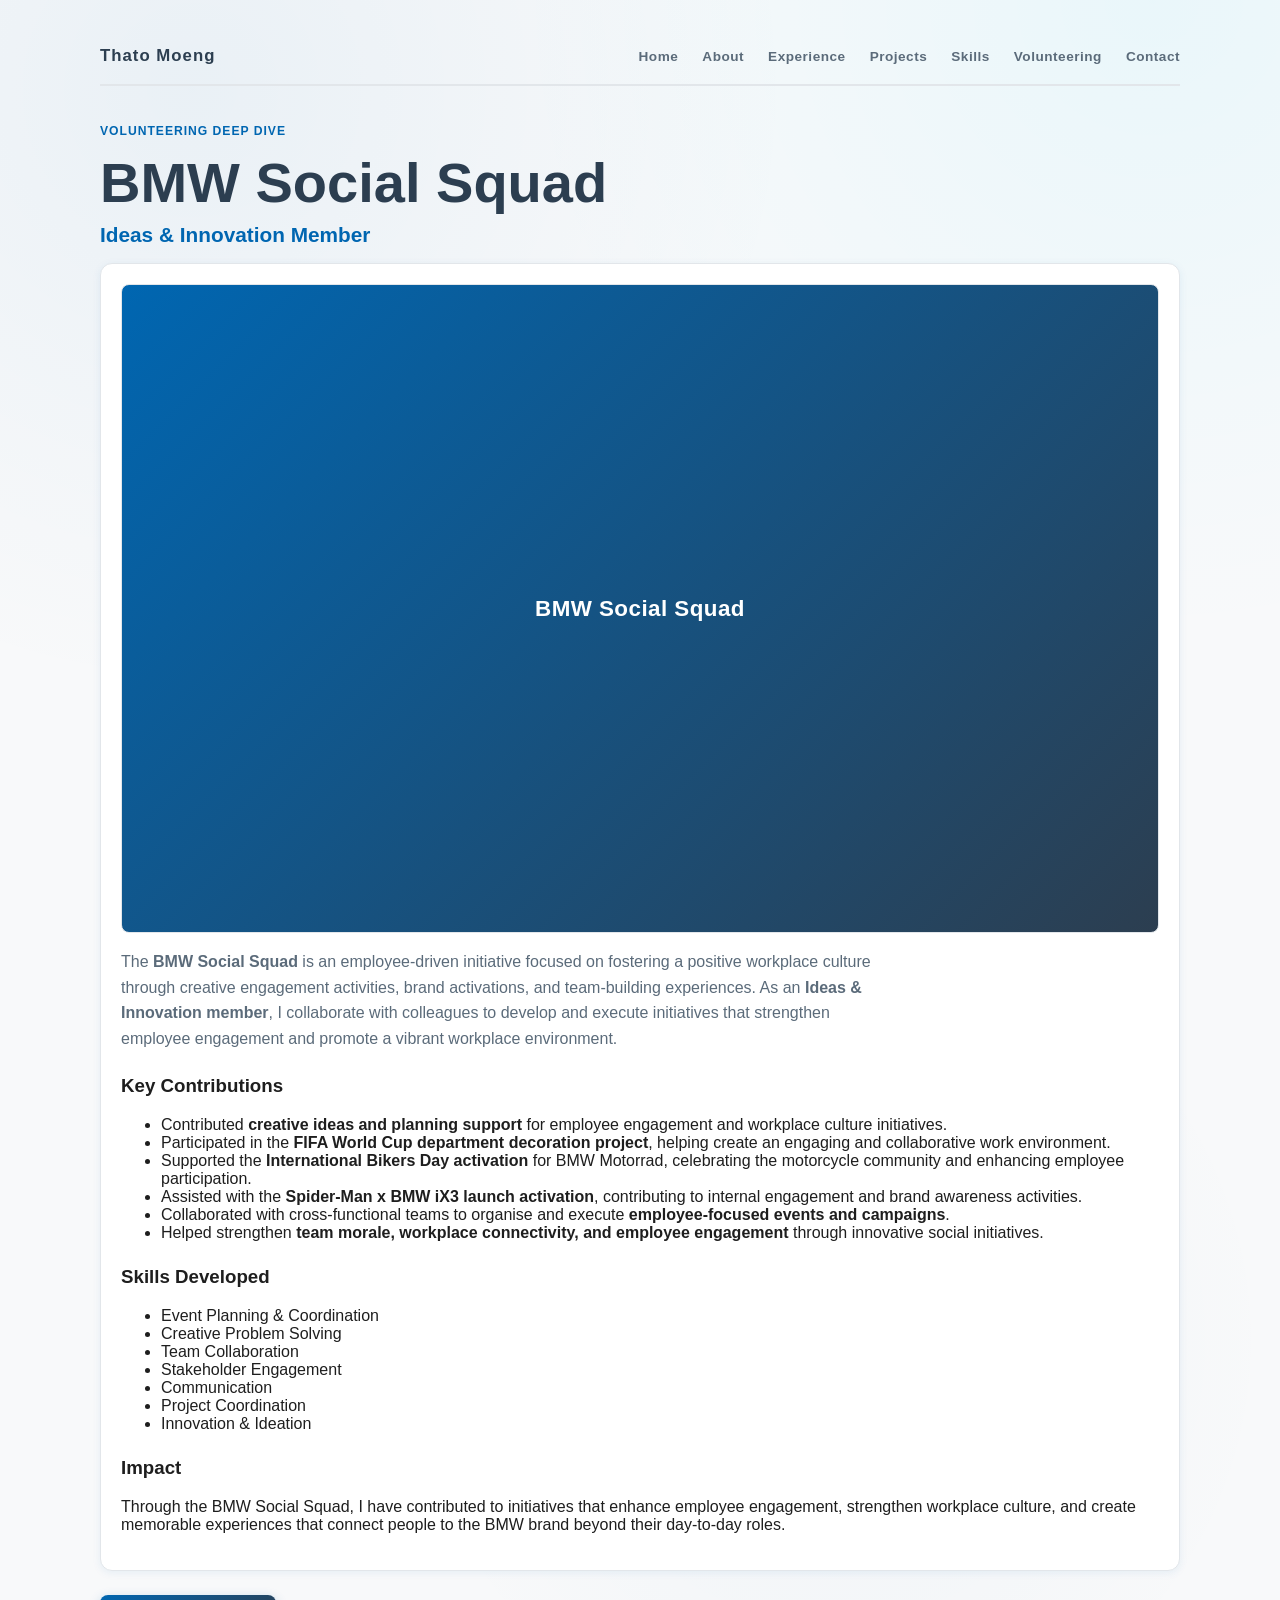
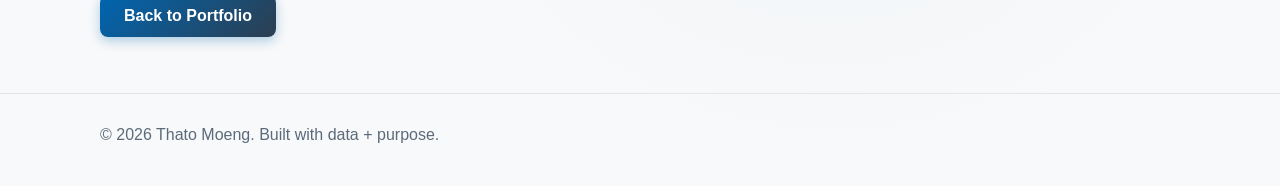
<file: social_squad.html>
<!doctype html>
<html lang="en">
<head>
  <meta charset="UTF-8" />
  <meta name="viewport" content="width=device-width, initial-scale=1.0" />
  <title>BMW Social Squad | Thato Moeng</title>
  <meta name="description" content="Detailed overview of Thato Moeng's involvement as an Ideas & Innovation member of the BMW Social Squad." />
  <link rel="stylesheet" href="./styles.css" />
</head>
<body>
  <header class="hero" style="padding-bottom: 0;">
    <nav class="nav container">
      <div class="brand">Thato Moeng</div>
      <div class="nav-links">
        <a href="./index.html">Home</a>
        <a href="./index.html#about">About</a>
        <a href="./index.html#experience">Experience</a>
        <a href="./index.html#projects">Projects</a>
        <a href="./index.html#skills">Skills</a>
        <a href="./index.html#volunteering">Volunteering</a>
        <a href="./index.html#contact">Contact</a>
      </div>
    </nav>

    <div class="hero-content container" style="grid-template-columns: 1fr;">
      <div class="hero-text">
        <p class="eyebrow">Volunteering Deep Dive</p>
        <h1>BMW Social Squad</h1>
        <p class="hero-subtitle">Ideas &amp; Innovation Member</p>
      </div>
    </div>
  </header>

  <main>
    <section class="section container" style="padding-top: 0;">
      <div class="experience-card">
        <div class="experience-cover experience-cover-wide experience-cover-text">
          <span>BMW Social Squad</span>
        </div>
        <p class="lead" style="margin-bottom: 14px;">
          The <strong>BMW Social Squad</strong> is an employee-driven initiative focused on fostering
          a positive workplace culture through creative engagement activities, brand activations, and
          team-building experiences. As an <strong>Ideas &amp; Innovation member</strong>, I collaborate
          with colleagues to develop and execute initiatives that strengthen employee engagement and
          promote a vibrant workplace environment.
        </p>

        <h3 style="margin-top: 24px;">Key Contributions</h3>
        <ul>
          <li>Contributed <strong>creative ideas and planning support</strong> for employee engagement and workplace culture initiatives.</li>
          <li>Participated in the <strong>FIFA World Cup department decoration project</strong>, helping create an engaging and collaborative work environment.</li>
          <li>Supported the <strong>International Bikers Day activation</strong> for BMW Motorrad, celebrating the motorcycle community and enhancing employee participation.</li>
          <li>Assisted with the <strong>Spider-Man x BMW iX3 launch activation</strong>, contributing to internal engagement and brand awareness activities.</li>
          <li>Collaborated with cross-functional teams to organise and execute <strong>employee-focused events and campaigns</strong>.</li>
          <li>Helped strengthen <strong>team morale, workplace connectivity, and employee engagement</strong> through innovative social initiatives.</li>
        </ul>

        <h3 style="margin-top: 24px;">Skills Developed</h3>
        <ul>
          <li>Event Planning &amp; Coordination</li>
          <li>Creative Problem Solving</li>
          <li>Team Collaboration</li>
          <li>Stakeholder Engagement</li>
          <li>Communication</li>
          <li>Project Coordination</li>
          <li>Innovation &amp; Ideation</li>
        </ul>

        <h3 style="margin-top: 24px;">Impact</h3>
        <p>
          Through the BMW Social Squad, I have contributed to initiatives that enhance employee
          engagement, strengthen workplace culture, and create memorable experiences that connect
          people to the BMW brand beyond their day-to-day roles.
        </p>
      </div>

      <div class="hero-actions" style="margin-top: 24px;">
        <a class="btn" href="./index.html#volunteering">Back to Portfolio</a>
      </div>
    </section>
  </main>

  <footer class="footer">
    <div class="container">
      <p>© <span id="year"></span> Thato Moeng. Built with data + purpose.</p>
    </div>
  </footer>

  <script src="./script.js"></script>
</body>
</html>
</file>
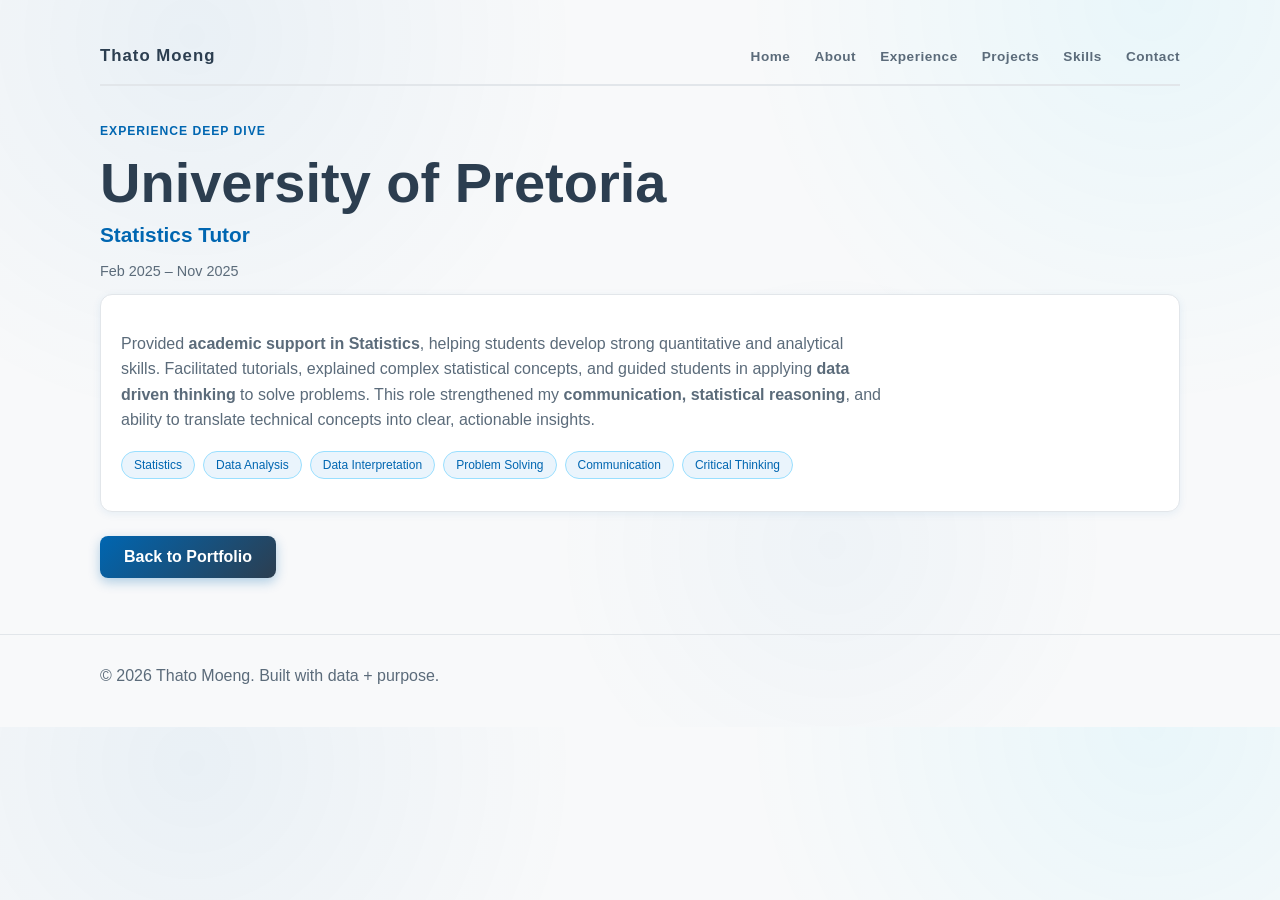
<file: statistics_tutor.html>
<!doctype html>
<html lang="en">
<head>
  <meta charset="UTF-8" />
  <meta name="viewport" content="width=device-width, initial-scale=1.0" />
  <title>Statistics Tutor Experience | Thato Moeng</title>
  <meta name="description" content="Detailed overview of Thato Moeng's Statistics Tutor experience at the University of Pretoria, covering academic support and quantitative reasoning contributions." />
  <link rel="stylesheet" href="./styles.css" />
</head>
<body>
  <header class="hero" style="padding-bottom: 0;">
    <nav class="nav container">
      <div class="brand">Thato Moeng</div>
      <div class="nav-links">
        <a href="./index.html">Home</a>
        <a href="./index.html#about">About</a>
        <a href="./index.html#experience">Experience</a>
        <a href="./index.html#projects">Projects</a>
        <a href="./index.html#skills">Skills</a>
        <a href="./index.html#contact">Contact</a>
      </div>
    </nav>

    <div class="hero-content container" style="grid-template-columns: 1fr;">
      <div class="hero-text">
        <p class="eyebrow">Experience Deep Dive</p>
        <h1>University of Pretoria</h1>
        <p class="hero-subtitle">Statistics Tutor</p>
        <p class="meta-item">Feb 2025 – Nov 2025</p>
      </div>
    </div>
  </header>

  <main>
    <section class="section container" style="padding-top: 0;">
      <div class="experience-card">
        <p class="lead" style="margin-bottom: 14px;">
          Provided <strong>academic support in Statistics</strong>, helping students develop strong
          quantitative and analytical skills. Facilitated tutorials, explained complex statistical
          concepts, and guided students in applying <strong>data driven thinking</strong> to solve
          problems. This role strengthened my <strong>communication, statistical reasoning</strong>,
          and ability to translate technical concepts into clear, actionable insights.
        </p>
        <div class="tags">
          <span class="tag">Statistics</span>
          <span class="tag">Data Analysis</span>
          <span class="tag">Data Interpretation</span>
          <span class="tag">Problem Solving</span>
          <span class="tag">Communication</span>
          <span class="tag">Critical Thinking</span>
        </div>
      </div>

      <div class="hero-actions" style="margin-top: 24px;">
        <a class="btn" href="./index.html#experience">Back to Portfolio</a>
      </div>
    </section>
  </main>

  <footer class="footer">
    <div class="container">
      <p>© <span id="year"></span> Thato Moeng. Built with data + purpose.</p>
    </div>
  </footer>

  <script src="./script.js"></script>
</body>
</html>
</file>
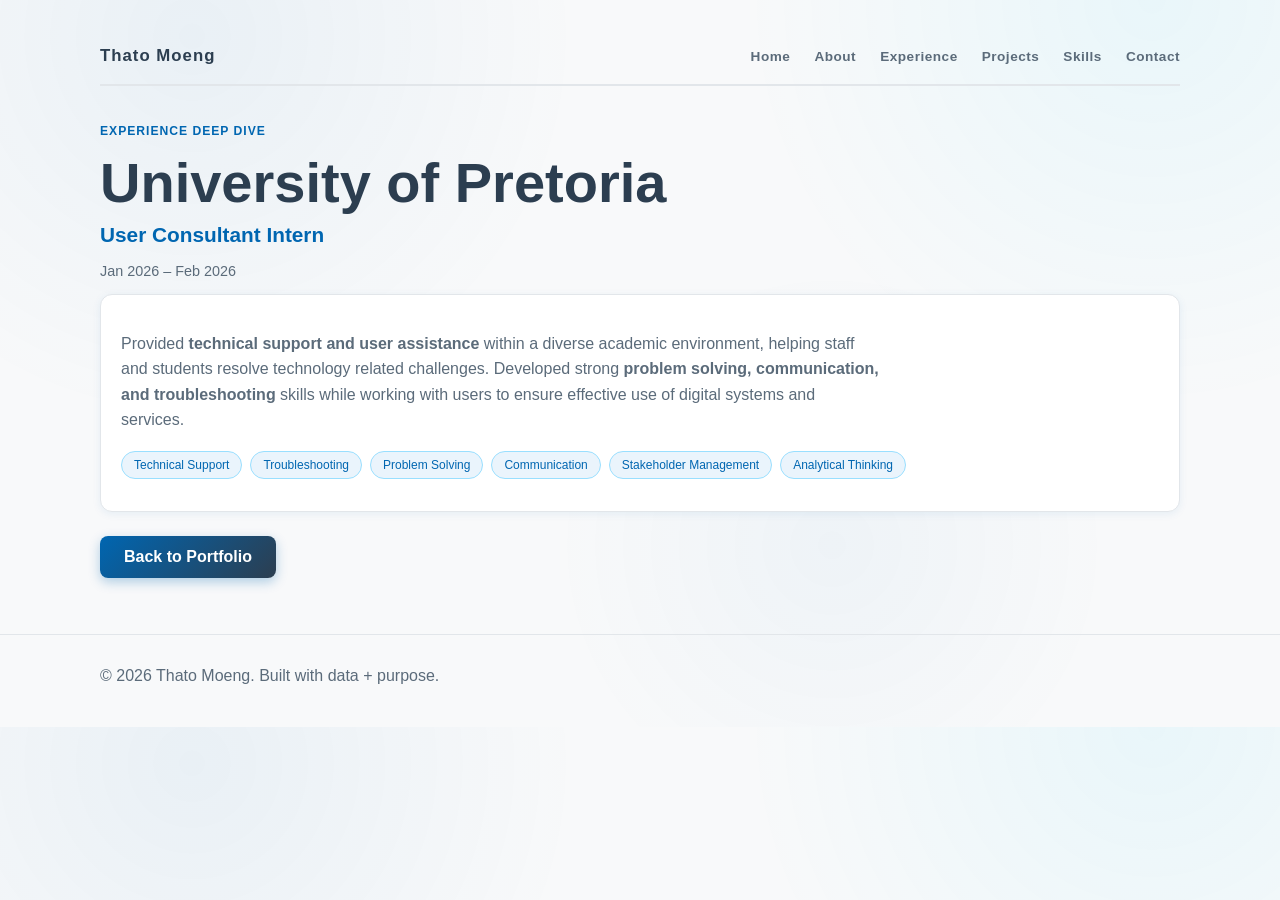
<file: user_consultant_intern.html>
<!doctype html>
<html lang="en">
<head>
  <meta charset="UTF-8" />
  <meta name="viewport" content="width=device-width, initial-scale=1.0" />
  <title>User Consultant Intern Experience | Thato Moeng</title>
  <meta name="description" content="Detailed overview of Thato Moeng's User Consultant Intern experience at the University of Pretoria, covering technical support and user assistance contributions." />
  <link rel="stylesheet" href="./styles.css" />
</head>
<body>
  <header class="hero" style="padding-bottom: 0;">
    <nav class="nav container">
      <div class="brand">Thato Moeng</div>
      <div class="nav-links">
        <a href="./index.html">Home</a>
        <a href="./index.html#about">About</a>
        <a href="./index.html#experience">Experience</a>
        <a href="./index.html#projects">Projects</a>
        <a href="./index.html#skills">Skills</a>
        <a href="./index.html#contact">Contact</a>
      </div>
    </nav>

    <div class="hero-content container" style="grid-template-columns: 1fr;">
      <div class="hero-text">
        <p class="eyebrow">Experience Deep Dive</p>
        <h1>University of Pretoria</h1>
        <p class="hero-subtitle">User Consultant Intern</p>
        <p class="meta-item">Jan 2026 – Feb 2026</p>
      </div>
    </div>
  </header>

  <main>
    <section class="section container" style="padding-top: 0;">
      <div class="experience-card">
        <p class="lead" style="margin-bottom: 14px;">
          Provided <strong>technical support and user assistance</strong> within a diverse academic
          environment, helping staff and students resolve technology related challenges. Developed
          strong <strong>problem solving, communication, and troubleshooting</strong> skills while
          working with users to ensure effective use of digital systems and services.
        </p>
        <div class="tags">
          <span class="tag">Technical Support</span>
          <span class="tag">Troubleshooting</span>
          <span class="tag">Problem Solving</span>
          <span class="tag">Communication</span>
          <span class="tag">Stakeholder Management</span>
          <span class="tag">Analytical Thinking</span>
        </div>
      </div>

      <div class="hero-actions" style="margin-top: 24px;">
        <a class="btn" href="./index.html#experience">Back to Portfolio</a>
      </div>
    </section>
  </main>

  <footer class="footer">
    <div class="container">
      <p>© <span id="year"></span> Thato Moeng. Built with data + purpose.</p>
    </div>
  </footer>

  <script src="./script.js"></script>
</body>
</html>
</file>
<file: styles.css>
:root {
  --bg: #F8F9FA;
  --panel: #FFFFFF;
  --text: #1E1E1E;
  --muted: #5B6B7A;
  --line: #E2E6EA;
  --primary: #0066B1;
  --secondary: #2C3E50;
  --accent: #00CFFF;
}

* { box-sizing: border-box; }

html, body {
  margin: 0;
  padding: 0;
  font-family: "Segoe UI", Arial, sans-serif;
  background:
    radial-gradient(circle at 15% 5%, rgba(0,102,177,.06), transparent 30%),
    radial-gradient(circle at 90% 0%, rgba(0,207,255,.06), transparent 30%),
    radial-gradient(circle at 65% 75%, rgba(0,102,177,.04), transparent 28%),
    var(--bg);
  color: var(--text);
}

.container {
  width: min(1080px, 92%);
  margin: 0 auto;
}

.hero {
  padding-bottom: 36px;
  padding-top: 28px;
}

.hero-text h1 {
  font-size: clamp(2.5rem, 5vw, 3.5rem);
  margin: 12px 0 8px;
  font-weight: 800;
}

.hero-subtitle {
  color: var(--primary);
  font-size: 1.3rem;
  font-weight: 600;
  margin: 0 0 16px;
}

.hero-content {
  margin-top: 26px;
  display: grid;
  grid-template-columns: 1.4fr .9fr;
  gap: 24px;
  align-items: center;
}

.nav {
  display: flex;
  justify-content: space-between;
  align-items: center;
  padding: 18px 0;
  border-bottom: 2px solid var(--line);
}

.brand {
  font-weight: 700;
  font-size: 1.05rem;
  letter-spacing: 1px;
  color: var(--secondary);
}

.nav-links {
  display: flex;
  gap: 24px;
  flex-wrap: wrap;
  align-items: center;
}

.nav-links a {
  color: var(--muted);
  text-decoration: none;
  font-size: .85rem;
  font-weight: 600;
  letter-spacing: 0.5px;
  transition: color 0.3s ease;
}

.nav-links a:hover {
  color: var(--primary);
}

.download-btn {
  padding: 10px 18px !important;
  font-size: .85rem !important;
}

.eyebrow {
  color: var(--primary);
  letter-spacing: .08em;
  text-transform: uppercase;
  font-size: .76rem;
  font-weight: 700;
}

h1 {
  margin: 8px 0 10px;
  font-size: clamp(2rem, 4vw, 3rem);
  color: var(--secondary);
}

.lead {
  max-width: 760px;
  color: var(--muted);
  line-height: 1.6;
}

.hero-image-wrap {
  justify-self: end;
  width: min(360px, 100%);
  border-radius: 18px;
  padding: 12px;
  background: linear-gradient(135deg, rgba(0,102,177,.15), rgba(0,207,255,.1));
  box-shadow: 0 16px 40px rgba(0, 102, 177, 0.15);
  border: 1px solid rgba(0, 207, 255, 0.3);
}

.hero-image {
  width: 100%;
  display: block;
  border-radius: 14px;
  object-fit: cover;
}

.hero-actions {
  margin-top: 18px;
  display: flex;
  gap: 10px;
  flex-wrap: wrap;
}

.btn {
  text-decoration: none;
  background: linear-gradient(135deg, var(--primary), var(--secondary));
  color: #ffffff;
  border-radius: 8px;
  padding: 12px 24px;
  font-weight: 600;
  transition: all 0.3s ease;
  box-shadow: 0 4px 12px rgba(0, 102, 177, 0.3);
}

.btn:hover {
  transform: translateY(-2px);
  box-shadow: 0 6px 20px rgba(0, 102, 177, 0.4);
}

.btn.secondary {
  background: #EAF4FC;
  color: var(--primary);
  border: 2px solid var(--primary);
  box-shadow: none;
}

.btn.secondary:hover {
  background: #DCEEFA;
}

.section {
  padding: 32px 0;
}

.section-alt {
  background: rgba(0, 102, 177, .04);
  border-top: 1px solid var(--line);
  border-bottom: 1px solid var(--line);
}

h2 {
  margin: 0 0 14px;
  color: var(--secondary);
}

.card,
.project-card {
  background: var(--panel);
  border: 1px solid var(--line);
  border-radius: 12px;
  padding: 20px;
  transition: all 0.3s ease;
  box-shadow: 0 2px 8px rgba(0, 102, 177, 0.08);
}

.card:hover,
.project-card:hover {
  transform: translateY(-4px);
  box-shadow: 0 8px 20px rgba(0, 102, 177, 0.15);
}

.experience-cover {
  width: 100%;
  aspect-ratio: 1 / 1;
  border-radius: 8px;
  overflow: hidden;
  margin-bottom: 14px;
  background: var(--panel);
  border: 1px solid var(--line);
  display: flex;
  align-items: center;
  justify-content: center;
}

.experience-cover img {
  width: 100%;
  height: 100%;
  display: block;
  object-fit: cover;
  object-position: center;
  transform: scale(1.00);
  image-rendering: -webkit-optimize-contrast;
  image-rendering: crisp-edges;
}

.experience-cover-wide {
  aspect-ratio: 16 / 10;
}

.experience-cover-wide img {
  transform: scale(1.06);
  transition: transform 0.4s ease, filter 0.4s ease;
  filter: saturate(1.1) contrast(1.05);
}

.experience-card-square:has(.experience-cover-wide):hover .experience-cover-wide img {
  transform: scale(1.12);
  filter: saturate(1.2) contrast(1.08);
}

.experience-cover-text {
  display: flex;
  align-items: center;
  justify-content: center;
  background: linear-gradient(135deg, var(--primary), var(--secondary));
  transition: transform 0.4s ease;
}

.experience-cover-text span {
  color: #ffffff;
  font-weight: 800;
  font-size: 1.4rem;
  letter-spacing: .02em;
  text-align: center;
  padding: 0 16px;
}

.experience-card-square:has(.experience-cover-text):hover .experience-cover-text {
  transform: scale(1.03);
}

.experience-card-square {
  max-width: 340px;
  height: 100%;
  display: flex;
  flex-direction: column;
}

.experience-card-square:has(.experience-cover-wide) {
  max-width: 480px;
}

.experience-card-square .project-link {
  margin-top: auto;
  padding-top: 8px;
}

.experience-grid {
  display: grid;
  grid-template-columns: repeat(auto-fit, minmax(260px, 1fr));
  align-items: stretch;
  gap: 20px;
  margin-top: 20px;
}

@media (max-width: 900px) {
  .experience-grid {
    grid-template-columns: repeat(auto-fit, minmax(260px, 340px));
  }
}


.experience-caption {
  color: var(--muted);
  font-size: .85rem;
  font-style: italic;
  margin: 0 0 14px;
}

.highlight-navy {
  color: var(--secondary);
  font-style: normal;
  font-weight: 700;
}

.meta {
  color: var(--primary);
  margin-top: -4px;
}

.muted {
  color: var(--muted);
}

.project-grid {
  display: grid;
  grid-template-columns: repeat(3, minmax(260px, 340px));
  justify-content: center;
  align-items: stretch;
  gap: 20px;
  margin-top: 24px;
}

@media (max-width: 900px) {
  .project-grid {
    grid-template-columns: repeat(2, minmax(260px, 340px));
  }
}

@media (max-width: 600px) {
  .project-grid {
    grid-template-columns: minmax(260px, 340px);
  }
}


.project-card {
  background: var(--panel);
  border: 1px solid var(--line);
  border-radius: 12px;
  padding: 20px;
  transition: all 0.3s ease;
  box-shadow: 0 2px 8px rgba(0, 102, 177, 0.08);
  display: flex;
  flex-direction: column;
  max-width: 340px;
  height: 100%;
}

.project-card:hover {
  transform: translateY(-4px);
  box-shadow: 0 8px 20px rgba(0, 102, 177, 0.15);
}

.project-icon {
  font-size: 2rem;
  margin-bottom: 8px;
}

.project-cover {
  width: 100%;
  aspect-ratio: 1 / 1;
  border-radius: 8px;
  overflow: hidden;
  margin-bottom: 14px;
  background: var(--panel);
  border: 1px solid var(--line);
}

.project-cover-text {
  display: flex;
  align-items: center;
  justify-content: center;
  background: linear-gradient(135deg, var(--primary), var(--secondary));
}

.project-cover-text span {
  color: #ffffff;
  font-weight: 800;
  font-size: 1.2rem;
  letter-spacing: .02em;
  text-align: center;
  padding: 0 16px;
}

.project-cover img {
  width: 100%;
  height: 100%;
  display: block;
  object-fit: fill;
  object-position: center;
}

.project-card h3 {
  margin: 0 0 6px;
  font-size: 1.05rem;
  color: var(--primary);
  font-weight: 700;
}

.project-card p {
  color: var(--muted);
  line-height: 1.45;
  font-size: .85rem;
  font-style: italic;
  margin: 0 0 14px;
}

.project-link {
  display: inline-block;
  margin-top: auto;
  padding-top: 8px;
  color: var(--primary);
  font-weight: 600;
  font-size: .9rem;
  text-decoration: none;
  transition: transform 0.2s ease, color 0.2s ease;
}

.project-link:hover {
  transform: translateX(4px);
  color: var(--accent);
  text-decoration: underline;
}

.tags {
  display: flex;
  flex-wrap: wrap;
  gap: 8px;
  margin: 12px 0;
}

.project-placeholder {
  width: 100%;
  height: 160px;
  border-radius: 8px;
  overflow: hidden;
  margin: 12px 0;
  background: linear-gradient(135deg, #DCEEFA, #EAF4FC);
}

.project-placeholder img {
  width: 100%;
  height: 100%;
  object-fit: cover;
}

.project-actions {
  display: flex;
  gap: 12px;
  margin-top: 12px;
}

.btn-link {
  color: var(--primary);
  text-decoration: none;
  font-size: .85rem;
  font-weight: 600;
  transition: all 0.3s ease;
  padding: 6px 0;
  border-bottom: 2px solid transparent;
}

.btn-link:hover {
  border-bottom-color: var(--primary);
}

.section-header {
  display: flex;
  justify-content: space-between;
  align-items: center;
  margin-bottom: 12px;
}

.view-all {
  color: var(--primary);
  text-decoration: none;
  font-size: .9rem;
  font-weight: 600;
}

.tag {
  display: inline-block;
  margin-top: 4px;
  padding: 6px 12px;
  border-radius: 20px;
  font-size: .75rem;
  background: #EAF4FC;
  border: 1px solid #99DFFF;
  color: var(--primary);
  font-weight: 500;
}

.project-card.placeholder {
  border-style: dashed;
}

.section-intro {
  color: var(--muted);
  max-width: 640px;
  margin: -6px 0 20px;
  line-height: 1.5;
}

.skills-group {
  margin-bottom: 22px;
}

.skills-group:last-child {
  margin-bottom: 0;
}

.skills-group h3 {
  font-size: .95rem;
  font-weight: 700;
  color: var(--secondary);
  margin: 0 0 10px;
  text-transform: uppercase;
  letter-spacing: .04em;
}

.skills {
  display: flex;
  flex-wrap: wrap;
  gap: 8px;
}

.skills span {
  padding: 8px 14px;
  border-radius: 20px;
  background: #EAF4FC;
  border: 1px solid #99DFFF;
  color: var(--primary);
  font-size: .9rem;
  font-weight: 500;
  transition: all 0.3s ease;
}

.skills span:hover {
  transform: translateY(-2px);
  box-shadow: 0 4px 12px rgba(0, 102, 177, 0.2);
}

.contact-links {
  display: flex;
  gap: 14px;
  flex-wrap: wrap;
}

.contact-links a {
  color: var(--primary);
  text-decoration: none;
  font-weight: 600;
  transition: all 0.3s ease;
  padding: 8px 0;
}

.contact-links a:hover {
  color: var(--accent);
  opacity: 0.9;
}

.hero-meta {
  margin-top: 16px;
  display: flex;
  gap: 20px;
  flex-wrap: wrap;
}

.meta-item {
  font-size: .9rem;
  color: var(--muted);
}

.experience-card {
  background: var(--panel);
  border: 1px solid var(--line);
  border-radius: 12px;
  padding: 20px;
  margin-bottom: 16px;
  transition: all 0.3s ease;
  box-shadow: 0 2px 8px rgba(0, 102, 177, 0.08);
}

.experience-card:hover {
  box-shadow: 0 8px 20px rgba(0, 102, 177, 0.15);
}

.exp-header {
  display: flex;
  justify-content: space-between;
  align-items: start;
  margin-bottom: 8px;
}

.exp-header h3 {
  margin: 0;
  font-size: 1.05rem;
  color: var(--secondary);
}

.exp-header .meta {
  color: var(--primary);
  font-weight: 600;
  font-size: .9rem;
}

.tiny-note {
  color: #8FA0AF;
  font-size: .84rem;
}

.flow-diagram {
  display: flex;
  align-items: stretch;
  flex-wrap: wrap;
  gap: 12px;
  margin-top: 16px;
  padding: 20px;
  background: var(--panel);
  border: 1px solid var(--line);
  border-radius: 12px;
}

.flow-step {
  flex: 1 1 160px;
  min-width: 140px;
  background: var(--bg);
  border: 1px solid var(--line);
  border-radius: 10px;
  padding: 14px 12px;
  text-align: center;
  display: flex;
  flex-direction: column;
  align-items: center;
  gap: 4px;
}

.flow-icon {
  font-size: 1.6rem;
  line-height: 1;
}

.flow-label {
  font-weight: 700;
  font-size: .88rem;
  color: var(--secondary);
}

.flow-sub {
  font-size: .74rem;
  color: var(--muted);
  line-height: 1.3;
}

.flow-arrow {
  display: flex;
  align-items: center;
  justify-content: center;
  font-size: 1.4rem;
  color: var(--primary);
  font-weight: 700;
  flex: 0 0 auto;
}

@media (max-width: 900px) {
  .flow-diagram {
    flex-direction: column;
  }
  .flow-arrow {
    transform: rotate(90deg);
  }
}

.flow-diagram-columns {
  align-items: stretch;
}

.flow-col {
  flex: 1 1 220px;
  min-width: 220px;
  display: flex;
  flex-direction: column;
  gap: 10px;
}

.flow-col-title {
  font-size: .78rem;
  font-weight: 800;
  color: var(--primary);
  text-transform: uppercase;
  letter-spacing: .04em;
  text-align: center;
  margin-bottom: 2px;
}

.flow-col .flow-step {
  flex: 1 1 auto;
  min-width: 0;
}

.flow-arrow-col {
  align-self: center;
  flex: 0 0 auto;
}

@media (max-width: 900px) {
  .flow-diagram-columns {
    flex-direction: column;
  }
  .flow-arrow-col {
    transform: rotate(90deg);
  }
}

.tech-highlights {
  display: grid;
  grid-template-columns: repeat(auto-fit, minmax(220px, 1fr));
  gap: 14px;
  margin-top: 16px;
}

.tech-chip {
  display: flex;
  align-items: center;
  gap: 12px;
  background: var(--panel);
  border: 1px solid var(--line);
  border-left: 4px solid var(--primary);
  border-radius: 10px;
  padding: 12px 16px;
  box-shadow: 0 2px 8px rgba(0, 102, 177, 0.06);
}

.tech-chip-num {
  font-size: 1.25rem;
  font-weight: 800;
  color: var(--primary);
  flex: 0 0 auto;
  min-width: 44px;
  text-align: center;
}

.tech-chip-label {
  font-size: .88rem;
  color: var(--text);
  font-weight: 600;
  line-height: 1.3;
}

.footer {
  border-top: 1px solid var(--line);
  margin-top: 24px;
  padding: 16px 0 26px;
  color: var(--muted);
}

@media (max-width: 900px) {
  .hero-content {
    grid-template-columns: 1fr;
  }

  .hero-image-wrap {
    justify-self: start;
    max-width: 290px;
  }
}
</file>
